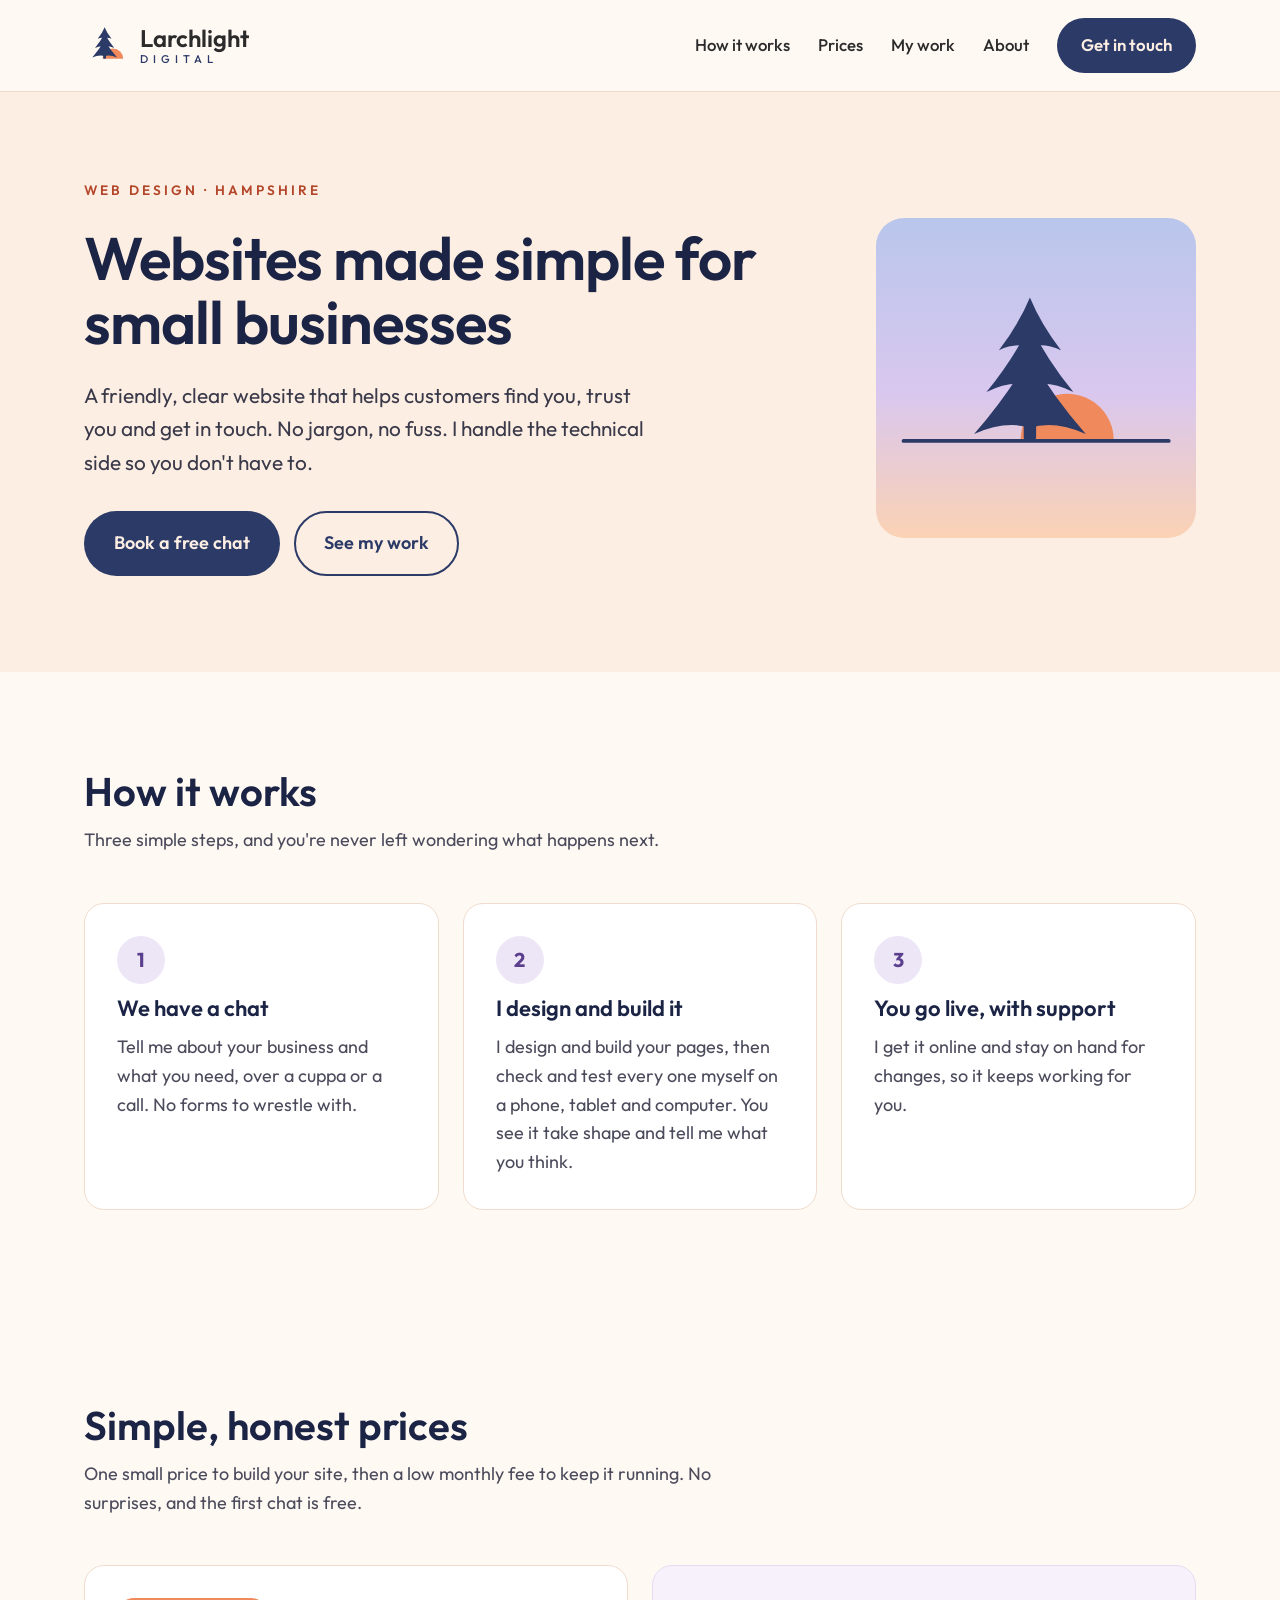
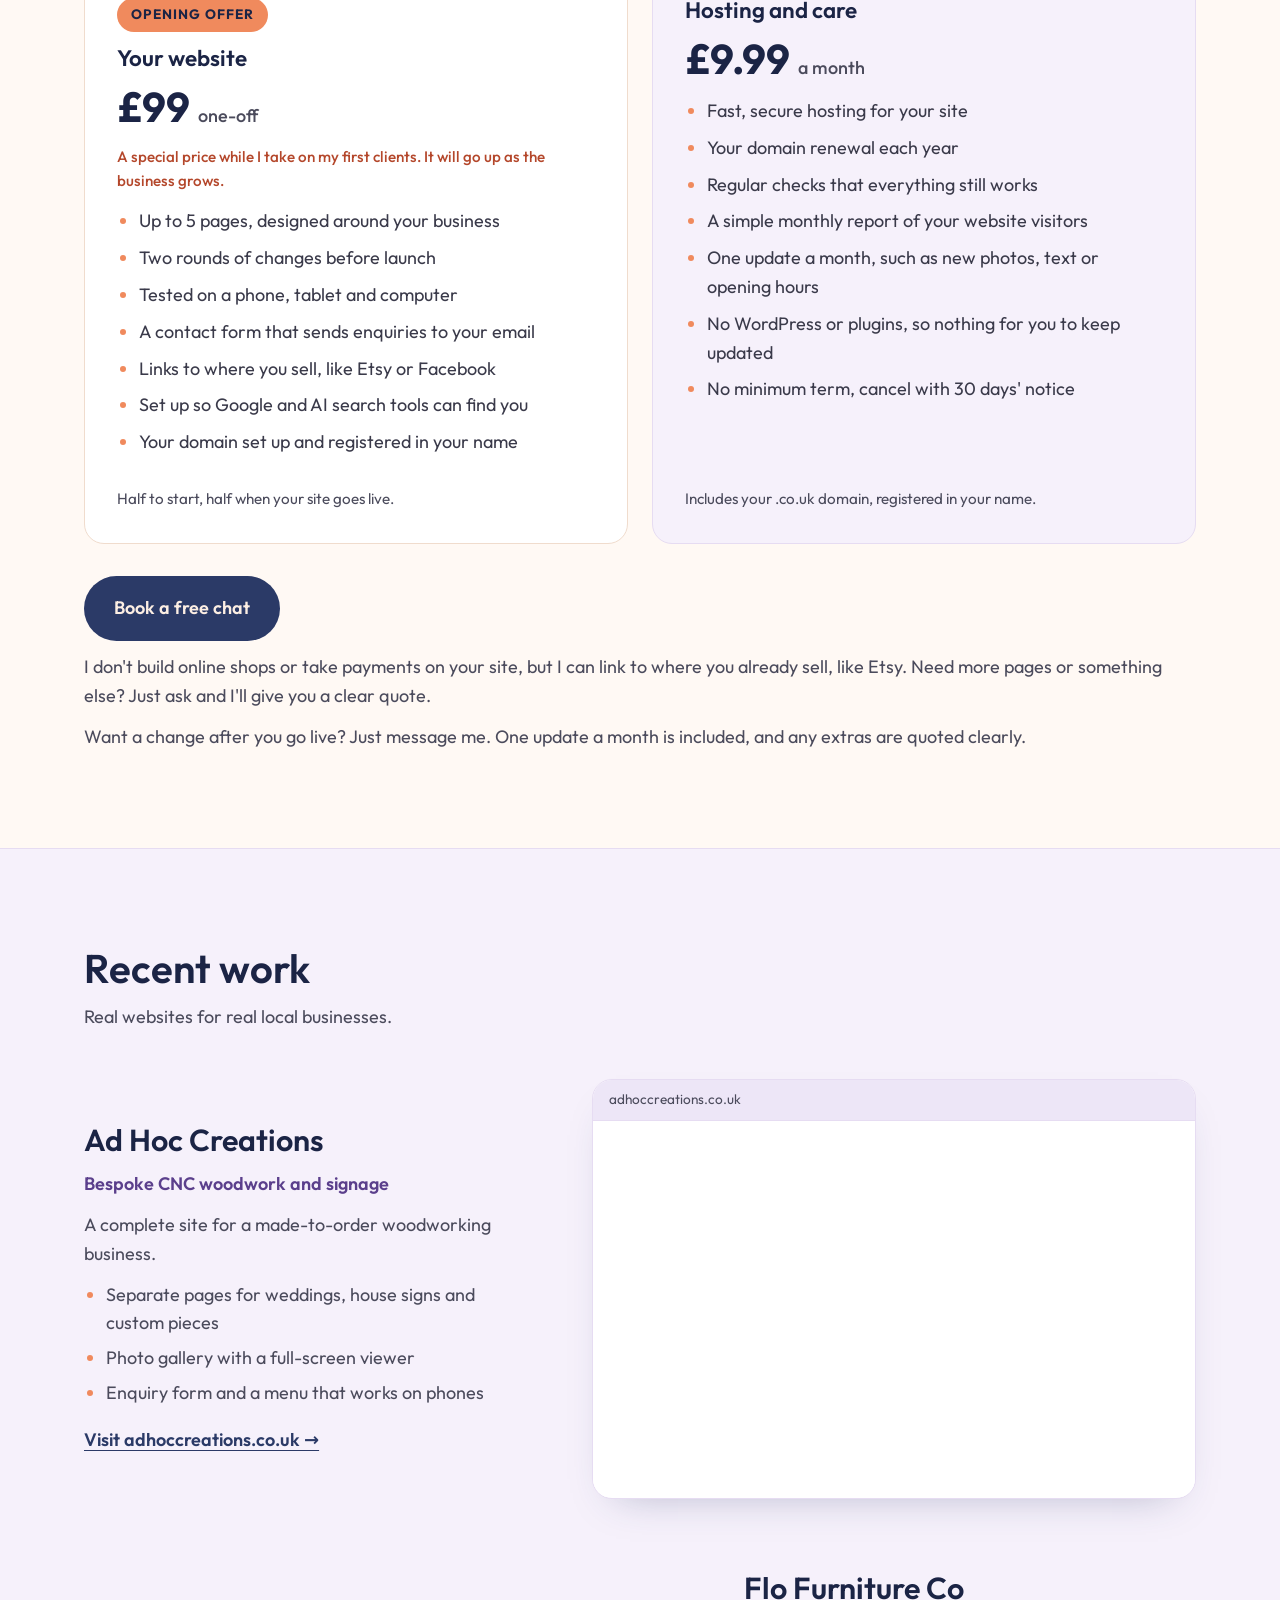
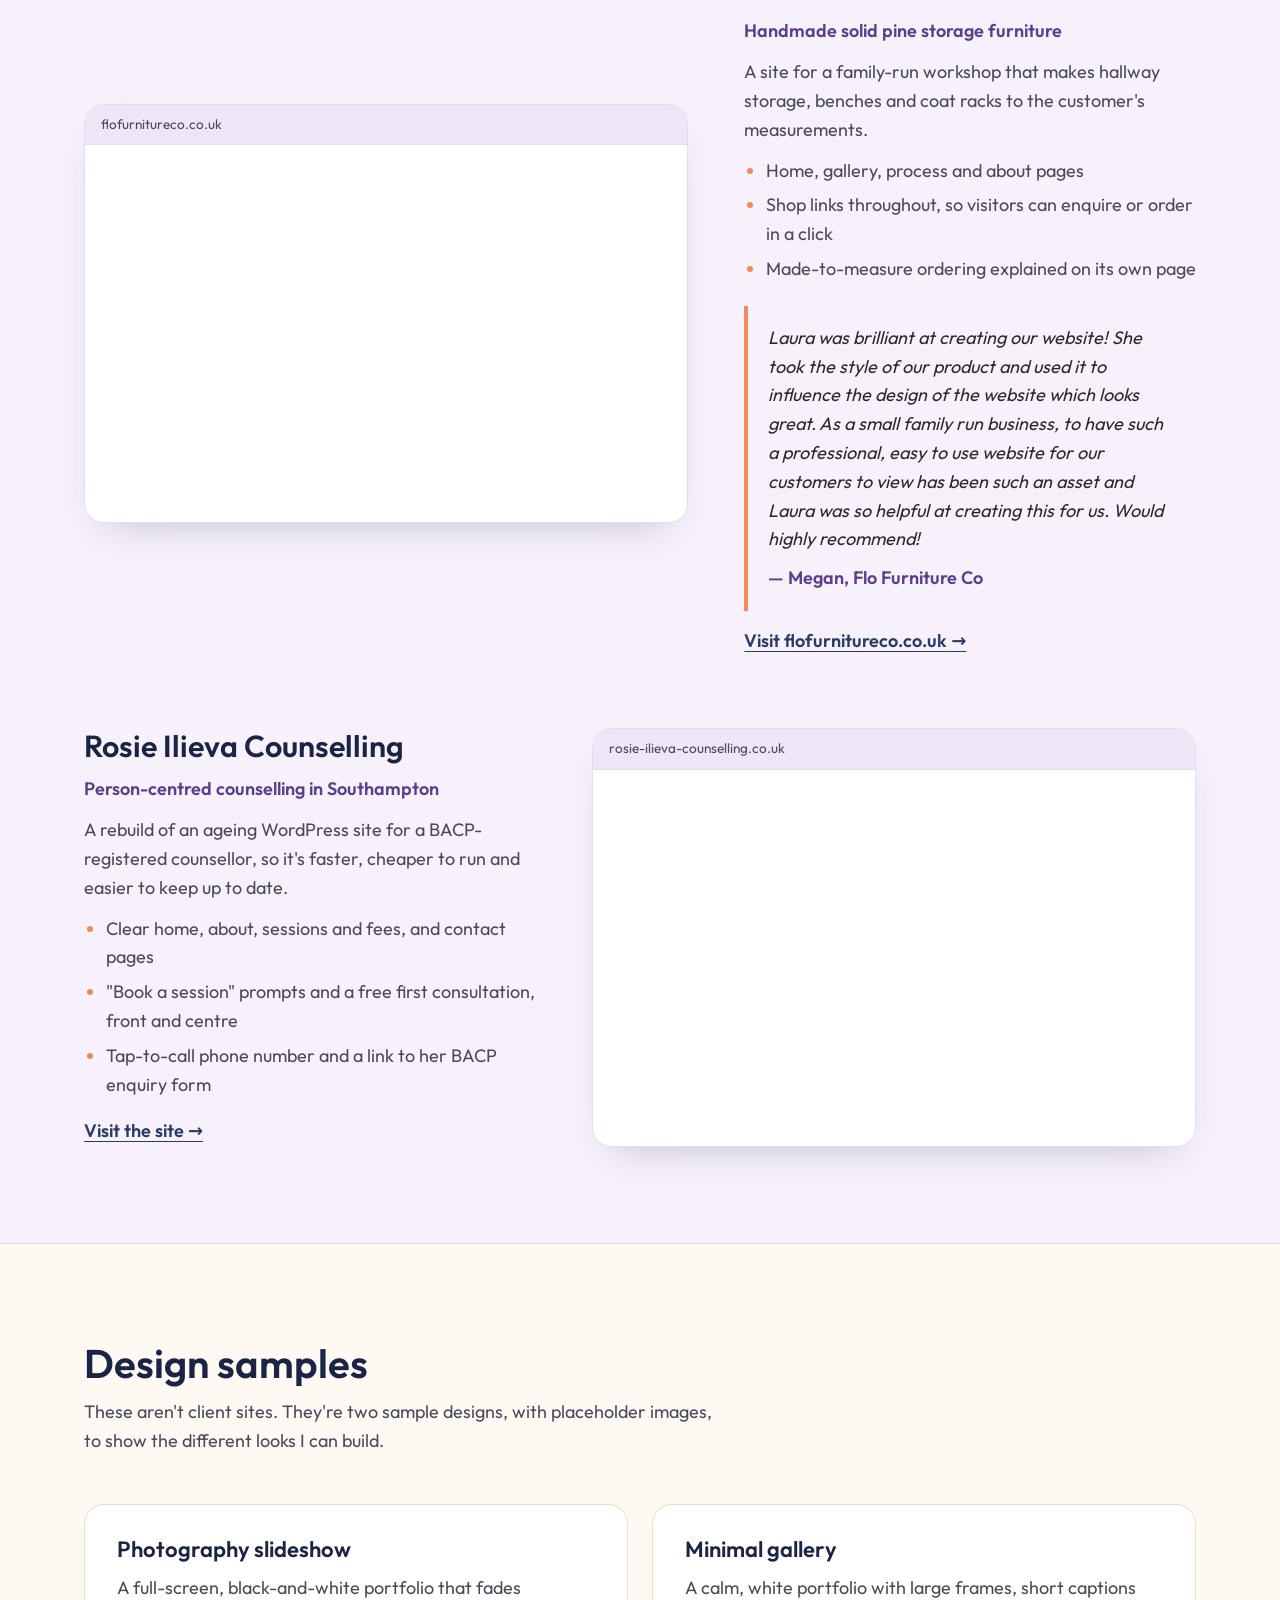
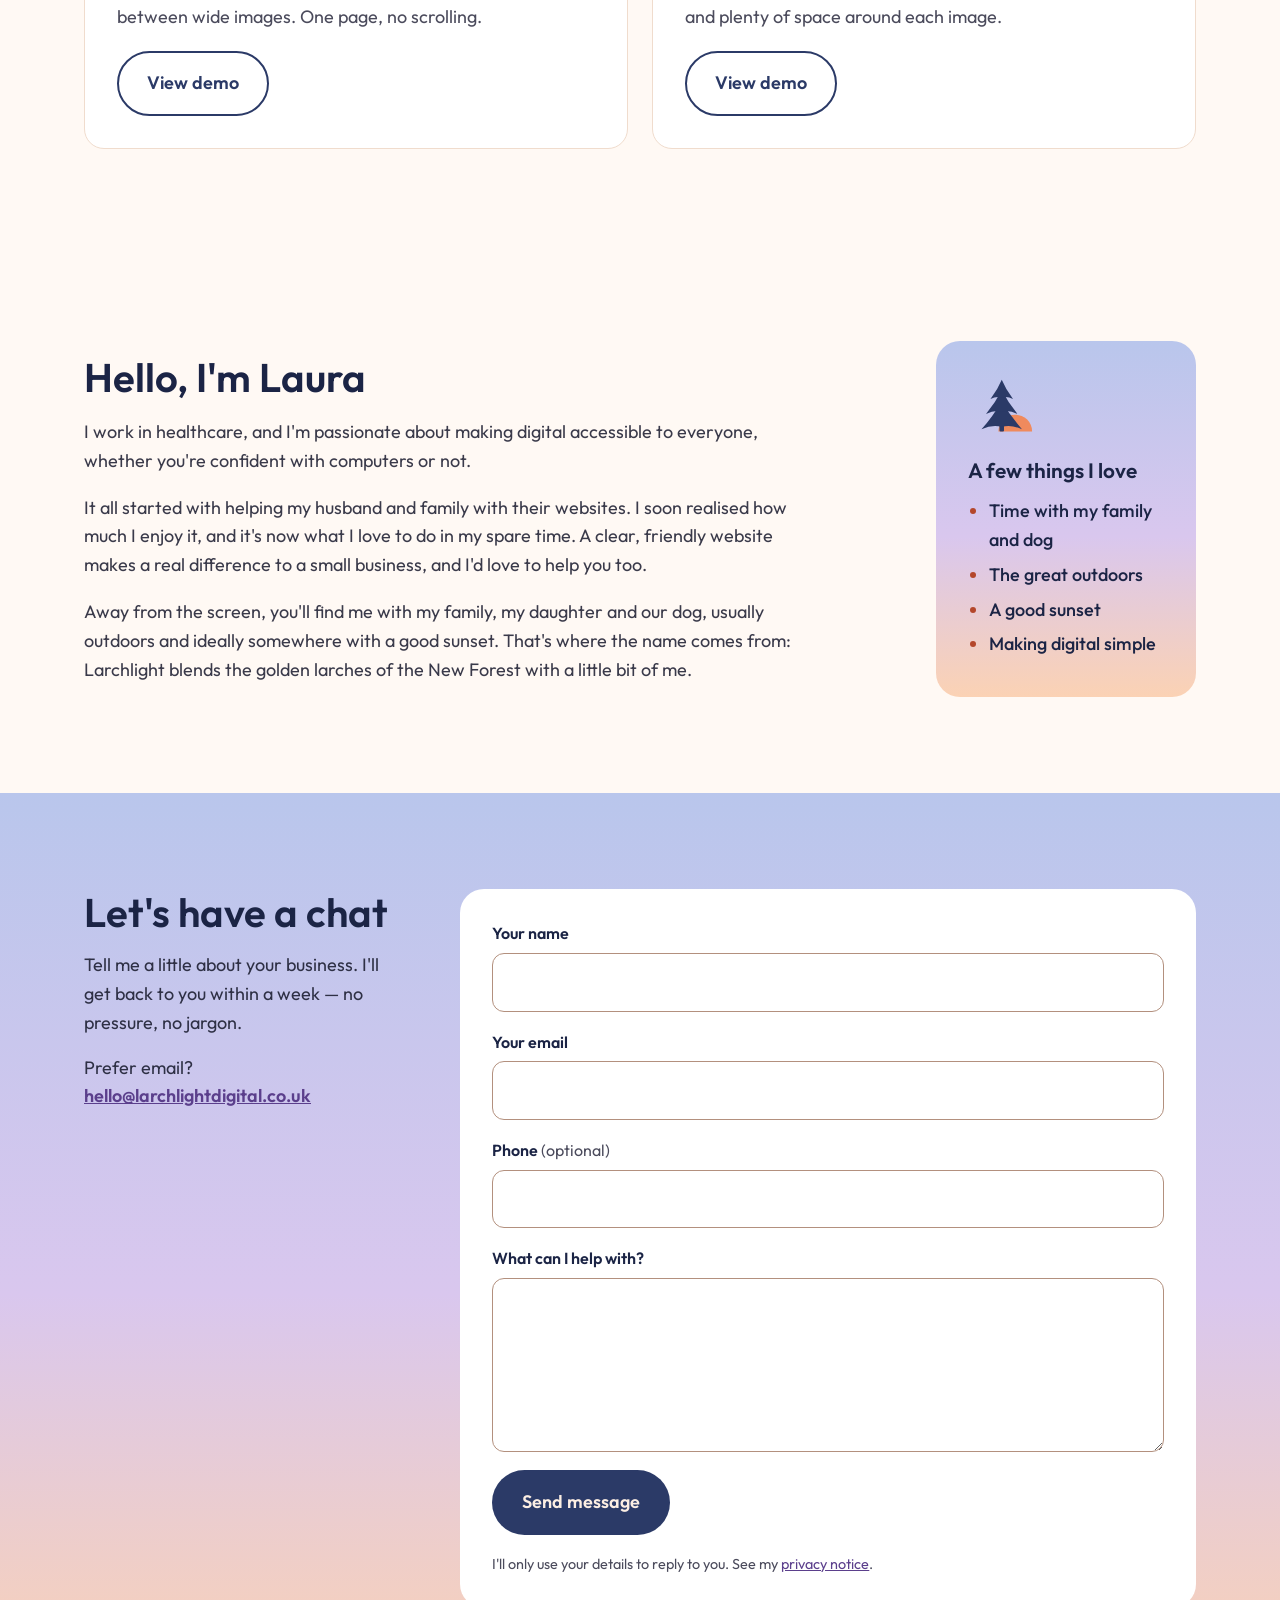
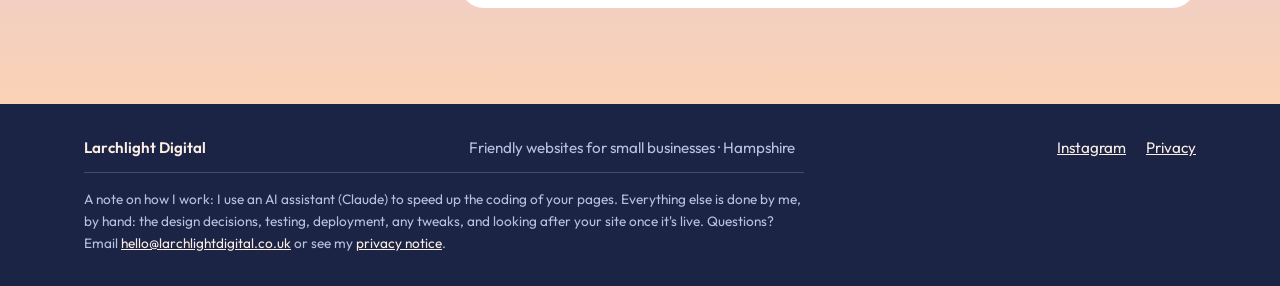
<file: index.html>
<!doctype html>
<html lang="en-GB">
<head>
  <meta charset="utf-8">
  <meta name="viewport" content="width=device-width, initial-scale=1">
  <title>Larchlight Digital | Friendly Web Design in Hampshire</title>
  <meta name="description" content="Friendly, simple websites for small businesses in Hampshire, from £99. Hosting, your domain and monthly updates for £9.99. No jargon, no fuss.">
  <link rel="canonical" href="https://larchlightdigital.co.uk/">
  <meta name="theme-color" content="#2B3A67">
  <link rel="icon" href="favicon.svg" type="image/svg+xml">

  <!-- How the site looks when shared on social media and messaging apps -->
  <meta property="og:type" content="website">
  <meta property="og:site_name" content="Larchlight Digital">
  <meta property="og:title" content="Larchlight Digital – Friendly websites for small businesses">
  <meta property="og:description" content="Clear, friendly websites for small businesses in Hampshire. No jargon, no fuss.">
  <meta property="og:url" content="https://larchlightdigital.co.uk/">
  <meta property="og:image" content="https://larchlightdigital.co.uk/images/og-image.png">
  <meta property="og:image:width" content="1200">
  <meta property="og:image:height" content="630">
  <meta property="og:image:alt" content="Larchlight Digital logo: a larch tree in front of a setting sun">
  <meta property="og:locale" content="en_GB">
  <meta name="twitter:card" content="summary_large_image">

  <!-- Details about the business that Google and AI search tools can read -->
  <script type="application/ld+json">
  {
    "@context": "https://schema.org",
    "@type": "ProfessionalService",
    "@id": "https://larchlightdigital.co.uk/#business",
    "name": "Larchlight Digital",
    "url": "https://larchlightdigital.co.uk/",
    "logo": "https://larchlightdigital.co.uk/images/email/larchlight-badge.png",
    "image": "https://larchlightdigital.co.uk/images/og-image.png",
    "description": "Friendly, simple websites for small businesses in Hampshire, built for people who aren't confident with technology.",
    "email": "hello@larchlightdigital.co.uk",
    "founder": { "@type": "Person", "name": "Laura" },
    "sameAs": ["https://www.instagram.com/larchlightdigital/"],
    "areaServed": [
      { "@type": "AdministrativeArea", "name": "Hampshire" },
      { "@type": "City", "name": "Southampton" },
      { "@type": "City", "name": "Eastleigh" }
    ],
    "priceRange": "££",
    "knowsAbout": ["Web design", "Small business websites", "Website hosting", "Website accessibility"],
    "hasOfferCatalog": {
      "@type": "OfferCatalog",
      "name": "Website services",
      "itemListElement": [
        { "@type": "Offer", "name": "Website design and build (up to 5 pages), opening offer", "price": "99", "priceCurrency": "GBP" },
        { "@type": "Offer", "name": "Hosting, domain and maintenance, including one update a month", "price": "9.99", "priceCurrency": "GBP",
          "priceSpecification": { "@type": "UnitPriceSpecification", "price": "9.99", "priceCurrency": "GBP", "unitText": "MONTH" } }
      ]
    }
  }
  </script>
  <link rel="stylesheet" href="styles.css">
</head>
<body>
  <a class="skip-link" href="#main">Skip to content</a>

  <header class="site-header">
    <div class="container header-inner">
      <a href="/" class="brand" aria-label="Larchlight Digital, home">
        <svg class="brand-mark" width="44" height="44" viewBox="0 0 64 64" aria-hidden="true">
          <path d="M27 52 A15 15 0 0 1 57 52 Z" fill="var(--autumn)"/>
          <rect x="28" y="44" width="4" height="8" rx="1" fill="var(--pine)"/>
          <path d="M30 25 Q37.5 38 48 50 Q38 45.5 30 48 Q22 45.5 12 50 Q22.5 38 30 25 Z" fill="var(--pine)"/>
          <path d="M30 15 Q35.5 26 44 36.5 Q36 32.5 30 34.5 Q24 32.5 16 36.5 Q24.5 26 30 15 Z" fill="var(--pine)"/>
          <path d="M30 6 Q33.5 14.5 40 23 Q34.5 20.5 30 22 Q25.5 20.5 20 23 Q26.5 14.5 30 6 Z" fill="var(--pine)"/>
        </svg>
        <span class="brand-text">
          <span class="brand-name">Larchlight</span>
          <span class="brand-tag">DIGITAL</span>
        </span>
      </a>
      <nav class="site-nav" aria-label="Main">
        <a href="#how">How it works</a>
        <a href="#prices">Prices</a>
        <a href="#work">My work</a>
        <a href="#about">About</a>
        <a href="#contact" class="btn btn-primary btn-small">Get in touch</a>
      </nav>
    </div>
  </header>

  <main id="main">
    <section class="hero">
      <div class="container hero-inner">
        <div class="hero-copy">
          <p class="eyebrow">Web design · Hampshire</p>
          <h1>Websites made simple for small businesses</h1>
          <p class="lede">A friendly, clear website that helps customers find you, trust you and get in touch. No jargon, no fuss. I handle the technical side so you don't have to.</p>
          <div class="actions">
            <a href="#contact" class="btn btn-primary">Book a free chat</a>
            <a href="#work" class="btn btn-outline">See my work</a>
          </div>
        </div>
        <div class="hero-art" aria-hidden="true">
          <svg viewBox="0 0 100 100">
            <!-- Pastel sunset sky: periwinkle → lilac → peach -->
            <defs>
              <linearGradient id="heroSky" x1="0" y1="0" x2="0" y2="1">
                <stop offset="0" stop-color="#B9C6EC"/>
                <stop offset="0.55" stop-color="#D9C7EE"/>
                <stop offset="1" stop-color="#FBD2B4"/>
              </linearGradient>
            </defs>
            <rect width="100" height="100" fill="url(#heroSky)"/>
            <g transform="translate(19 19) scale(0.96875)">
              <path d="M27 52 A15 15 0 0 1 57 52 Z" fill="var(--autumn)"/>
              <rect x="28" y="44" width="4" height="8" rx="1" fill="var(--pine)"/>
              <path d="M30 25 Q37.5 38 48 50 Q38 45.5 30 48 Q22 45.5 12 50 Q22.5 38 30 25 Z" fill="var(--pine)"/>
              <path d="M30 15 Q35.5 26 44 36.5 Q36 32.5 30 34.5 Q24 32.5 16 36.5 Q24.5 26 30 15 Z" fill="var(--pine)"/>
              <path d="M30 6 Q33.5 14.5 40 23 Q34.5 20.5 30 22 Q25.5 20.5 20 23 Q26.5 14.5 30 6 Z" fill="var(--pine)"/>
            </g>
            <rect x="8" y="69" width="84" height="1.2" rx="0.6" fill="var(--pine)"/>
          </svg>
        </div>
      </div>
    </section>

    <section id="how" class="section">
      <div class="container">
        <div class="section-head">
          <h2>How it works</h2>
          <p>Three simple steps, and you're never left wondering what happens next.</p>
        </div>
        <ol class="steps">
          <li class="card">
            <span class="step-num" aria-hidden="true">1</span>
            <h3>We have a chat</h3>
            <p>Tell me about your business and what you need, over a cuppa or a call. No forms to wrestle with.</p>
          </li>
          <li class="card">
            <span class="step-num" aria-hidden="true">2</span>
            <h3>I design and build it</h3>
            <p>I design and build your pages, then check and test every one myself on a phone, tablet and computer. You see it take shape and tell me what you think.</p>
          </li>
          <li class="card">
            <span class="step-num" aria-hidden="true">3</span>
            <h3>You go live, with support</h3>
            <p>I get it online and stay on hand for changes, so it keeps working for you.</p>
          </li>
        </ol>
      </div>
    </section>

    <section id="prices" class="section">
      <div class="container">
        <div class="section-head">
          <h2>Simple, honest prices</h2>
          <p>One small price to build your site, then a low monthly fee to keep it running. No surprises, and the first chat is free.</p>
        </div>
        <div class="price-grid">
          <div class="price-card">
            <p class="offer-badge">Opening offer</p>
            <h3>Your website</h3>
            <p class="price"><span class="price-amount">£99</span> <span class="price-unit">one-off</span></p>
            <p class="offer-note">A special price while I take on my first clients. It will go up as the business grows.</p>
            <ul class="price-list">
              <li>Up to 5 pages, designed around your business</li>
              <li>Two rounds of changes before launch</li>
              <li>Tested on a phone, tablet and computer</li>
              <li>A contact form that sends enquiries to your email</li>
              <li>Links to where you sell, like Etsy or Facebook</li>
              <li>Set up so Google and AI search tools can find you</li>
              <li>Your domain set up and registered in your name</li>
            </ul>
            <p class="price-note">Half to start, half when your site goes live.</p>
          </div>
          <div class="price-card price-card-feature">
            <h3>Hosting and care</h3>
            <p class="price"><span class="price-amount">£9.99</span> <span class="price-unit">a month</span></p>
            <ul class="price-list">
              <li>Fast, secure hosting for your site</li>
              <li>Your domain renewal each year</li>
              <li>Regular checks that everything still works</li>
              <li>A simple monthly report of your website visitors</li>
              <li>One update a month, such as new photos, text or opening hours</li>
              <li>No WordPress or plugins, so nothing for you to keep updated</li>
              <li>No minimum term, cancel with 30 days' notice</li>
            </ul>
            <p class="price-note">Includes your .co.uk domain, registered in your name.</p>
          </div>
        </div>
        <div class="price-cta">
          <a href="#contact" class="btn btn-primary">Book a free chat</a>
          <p>I don't build online shops or take payments on your site, but I can link to where you already sell, like Etsy. Need more pages or something else? Just ask and I'll give you a clear quote.</p>
          <p>Want a change after you go live? Just message me. One update a month is included, and any extras are quoted clearly.</p>
        </div>
      </div>
    </section>

    <section id="work" class="section section-white">
      <div class="container">
        <div class="section-head">
          <h2>Recent work</h2>
          <p>Real websites for real local businesses.</p>
        </div>
        <div class="work-list">

          <article class="project">
            <div class="project-text">
              <h3>Ad Hoc Creations</h3>
              <p class="project-what">Bespoke CNC woodwork and signage</p>
              <p>A complete site for a made-to-order woodworking business.</p>
              <ul>
                <li>Separate pages for weddings, house signs and custom pieces</li>
                <li>Photo gallery with a full-screen viewer</li>
                <li>Enquiry form and a menu that works on phones</li>
              </ul>
              <a class="project-link" href="https://adhoccreations.co.uk" rel="noopener">Visit adhoccreations.co.uk <span aria-hidden="true">→</span></a>
            </div>
            <div class="preview">
              <div class="preview-bar">adhoccreations.co.uk</div>
              <div class="preview-screen">
                <iframe src="https://adhoccreations.co.uk" title="Preview of the Ad Hoc Creations website" loading="lazy" tabindex="-1" scrolling="no" sandbox="allow-scripts allow-same-origin"></iframe>
                <a class="preview-link" href="https://adhoccreations.co.uk" rel="noopener" tabindex="-1" aria-hidden="true"></a>
              </div>
            </div>
          </article>

          <article class="project">
            <div class="project-text">
              <h3>Flo Furniture Co</h3>
              <p class="project-what">Handmade solid pine storage furniture</p>
              <p>A site for a family-run workshop that makes hallway storage, benches and coat racks to the customer's measurements.</p>
              <ul>
                <li>Home, gallery, process and about pages</li>
                <li>Shop links throughout, so visitors can enquire or order in a click</li>
                <li>Made-to-measure ordering explained on its own page</li>
              </ul>
              <figure class="review">
                <blockquote>
                  <p>Laura was brilliant at creating our website! She took the style of our product and used it to influence the design of the website which looks great. As a small family run business, to have such a professional, easy to use website for our customers to view has been such an asset and Laura was so helpful at creating this for us. Would highly recommend!</p>
                </blockquote>
                <figcaption>Megan, Flo Furniture Co</figcaption>
              </figure>
              <a class="project-link" href="https://flofurnitureco.co.uk" rel="noopener">Visit flofurnitureco.co.uk <span aria-hidden="true">→</span></a>
            </div>
            <div class="preview">
              <div class="preview-bar">flofurnitureco.co.uk</div>
              <div class="preview-screen">
                <iframe src="https://flofurnitureco.co.uk" title="Preview of the Flo Furniture Co website" loading="lazy" tabindex="-1" scrolling="no" sandbox="allow-scripts allow-same-origin"></iframe>
                <a class="preview-link" href="https://flofurnitureco.co.uk" rel="noopener" tabindex="-1" aria-hidden="true"></a>
              </div>
            </div>
          </article>

          <article class="project">
            <div class="project-text">
              <h3>Rosie Ilieva Counselling</h3>
              <p class="project-what">Person-centred counselling in Southampton</p>
              <p>A rebuild of an ageing WordPress site for a BACP-registered counsellor, so it's faster, cheaper to run and easier to keep up to date.</p>
              <ul>
                <li>Clear home, about, sessions and fees, and contact pages</li>
                <li>"Book a session" prompts and a free first consultation, front and centre</li>
                <li>Tap-to-call phone number and a link to her BACP enquiry form</li>
              </ul>
              <a class="project-link" href="https://rosie-ilieva-counselling.co.uk/" rel="noopener">Visit the site <span aria-hidden="true">→</span></a>
            </div>
            <div class="preview">
              <div class="preview-bar">rosie-ilieva-counselling.co.uk</div>
              <div class="preview-screen">
                <iframe src="https://rosie-ilieva-counselling.co.uk/" title="Preview of the Rosie Ilieva Counselling website" loading="lazy" tabindex="-1" scrolling="no" sandbox="allow-scripts allow-same-origin"></iframe>
                <a class="preview-link" href="https://rosie-ilieva-counselling.co.uk/" rel="noopener" tabindex="-1" aria-hidden="true"></a>
              </div>
            </div>
          </article>

        </div>
      </div>
    </section>

    <section id="samples" class="section">
      <div class="container">
        <div class="section-head">
          <h2>Design samples</h2>
          <p>These aren't client sites. They're two sample designs, with placeholder images, to show the different looks I can build.</p>
        </div>
        <div class="demo-grid">
          <article class="card demo">
            <h3>Photography slideshow</h3>
            <p>A full-screen, black-and-white portfolio that fades between wide images. One page, no scrolling.</p>
            <a class="btn btn-outline" href="/demo/slideshow">View demo</a>
          </article>
          <article class="card demo">
            <h3>Minimal gallery</h3>
            <p>A calm, white portfolio with large frames, short captions and plenty of space around each image.</p>
            <a class="btn btn-outline" href="/demo/gallery">View demo</a>
          </article>
        </div>
      </div>
    </section>

    <section id="about" class="section">
      <div class="container about-inner">
        <div class="about-copy">
          <h2>Hello, I'm Laura</h2>
          <p>I work in healthcare, and I'm passionate about making digital accessible to everyone, whether you're confident with computers or not.</p>
          <p>It all started with helping my husband and family with their websites. I soon realised how much I enjoy it, and it's now what I love to do in my spare time. A clear, friendly website makes a real difference to a small business, and I'd love to help you too.</p>
          <p>Away from the screen, you'll find me with my family, my daughter and our dog, usually outdoors and ideally somewhere with a good sunset. That's where the name comes from: Larchlight blends the golden larches of the New Forest with a little bit of me.</p>
        </div>
        <aside class="about-card" aria-label="A few things I love">
          <svg class="about-mark" viewBox="0 0 64 64" aria-hidden="true">
            <path d="M27 52 A15 15 0 0 1 57 52 Z" fill="var(--autumn)"/>
            <rect x="28" y="44" width="4" height="8" rx="1" fill="var(--pine)"/>
            <path d="M30 25 Q37.5 38 48 50 Q38 45.5 30 48 Q22 45.5 12 50 Q22.5 38 30 25 Z" fill="var(--pine)"/>
            <path d="M30 15 Q35.5 26 44 36.5 Q36 32.5 30 34.5 Q24 32.5 16 36.5 Q24.5 26 30 15 Z" fill="var(--pine)"/>
            <path d="M30 6 Q33.5 14.5 40 23 Q34.5 20.5 30 22 Q25.5 20.5 20 23 Q26.5 14.5 30 6 Z" fill="var(--pine)"/>
          </svg>
          <h3>A few things I love</h3>
          <ul>
            <li>Time with my family and dog</li>
            <li>The great outdoors</li>
            <li>A good sunset</li>
            <li>Making digital simple</li>
          </ul>
        </aside>
      </div>
    </section>

    <section id="contact" class="section section-sky">
      <div class="container contact-inner">
        <div class="contact-copy">
          <h2>Let's have a chat</h2>
          <p>Tell me a little about your business. I'll get back to you within a week — no pressure, no jargon.</p>
          <p>Prefer email? <a href="mailto:hello@larchlightdigital.co.uk">hello@larchlightdigital.co.uk</a></p>
        </div>
        <!-- Enquiries go to Formspree, which emails them to hello@larchlightdigital.co.uk -->
        <form class="contact-form" id="contact-form" action="https://formspree.io/f/mqppzgkb" method="POST">
          <input type="hidden" name="_subject" value="New website enquiry – Larchlight Digital">
          <!-- Spam trap: hidden from people, bots fill it in -->
          <input type="text" name="_gotcha" class="visually-hidden" tabindex="-1" autocomplete="off" aria-hidden="true">
          <div class="field">
            <label for="name">Your name</label>
            <input id="name" name="name" type="text" autocomplete="name" required>
          </div>
          <div class="field">
            <label for="email">Your email</label>
            <input id="email" name="email" type="email" autocomplete="email" required>
          </div>
          <div class="field">
            <label for="phone">Phone <span class="optional">(optional)</span></label>
            <input id="phone" name="phone" type="tel" autocomplete="tel">
          </div>
          <div class="field">
            <label for="message">What can I help with?</label>
            <textarea id="message" name="message" rows="5" required></textarea>
          </div>
          <button type="submit" class="btn btn-primary">Send message</button>
          <p class="form-note">I'll only use your details to reply to you. See my <a href="/privacy">privacy notice</a>.</p>
          <p class="form-status" id="form-status" role="status" aria-live="polite"></p>
        </form>
      </div>
    </section>
  </main>

  <footer class="site-footer">
    <div class="container footer-inner">
      <span class="footer-name">Larchlight Digital</span>
      <span>Friendly websites for small businesses · Hampshire</span>
      <span class="footer-links">
        <a class="footer-link" href="https://www.instagram.com/larchlightdigital/" rel="noopener">Instagram</a>
        <a class="footer-link" href="/privacy">Privacy</a>
      </span>
      <p class="footer-note">A note on how I work: I use an AI assistant (Claude) to speed up the coding of your pages. Everything else is done by me, by hand: the design decisions, testing, deployment, any tweaks, and looking after your site once it's live. Questions? Email <a class="footer-link" href="mailto:hello@larchlightdigital.co.uk">hello@larchlightdigital.co.uk</a> or see my <a class="footer-link" href="/privacy">privacy notice</a>.</p>
    </div>
  </footer>

  <script>
    // Scale each 1280px-wide live site preview to fit its frame
    function fitPreviews() {
      document.querySelectorAll('.preview-screen').forEach(function (box) {
        var frame = box.querySelector('iframe');
        if (frame) frame.style.transform = 'scale(' + (box.clientWidth / 1280) + ')';
      });
    }
    fitPreviews();
    window.addEventListener('resize', fitPreviews);

    // Send the contact form without leaving the page.
    // Without JavaScript the form still posts normally to Formspree.
    (function () {
      var form = document.getElementById('contact-form');
      var status = document.getElementById('form-status');
      if (!form || !window.fetch) return;

      form.addEventListener('submit', function (event) {
        event.preventDefault();
        var button = form.querySelector('button[type="submit"]');
        button.disabled = true;
        button.textContent = 'Sending…';
        status.className = 'form-status';
        status.textContent = '';

        fetch(form.action, {
          method: 'POST',
          body: new FormData(form),
          headers: { 'Accept': 'application/json' }
        })
          .then(function (response) {
            if (response.ok) {
              form.reset();
              status.className = 'form-status is-success';
              status.textContent = "Thank you! Your message is on its way. I'll get back to you within a week.";
              return;
            }
            return response.json().then(function (data) {
              var detail = data && data.errors ? data.errors.map(function (e) { return e.message; }).join(' ') : '';
              throw new Error(detail);
            });
          })
          .catch(function (error) {
            status.className = 'form-status is-error';
            var detail = error.message ? error.message.charAt(0).toUpperCase() + error.message.slice(1).replace(/\.?$/, '. ') : '';
            status.textContent = 'Sorry, something went wrong. ' + detail +
              'Please try again, or email hello@larchlightdigital.co.uk.';
          })
          .finally(function () {
            button.disabled = false;
            button.textContent = 'Send message';
          });
      });
    })();
  </script>
</body>
</html>
</file>
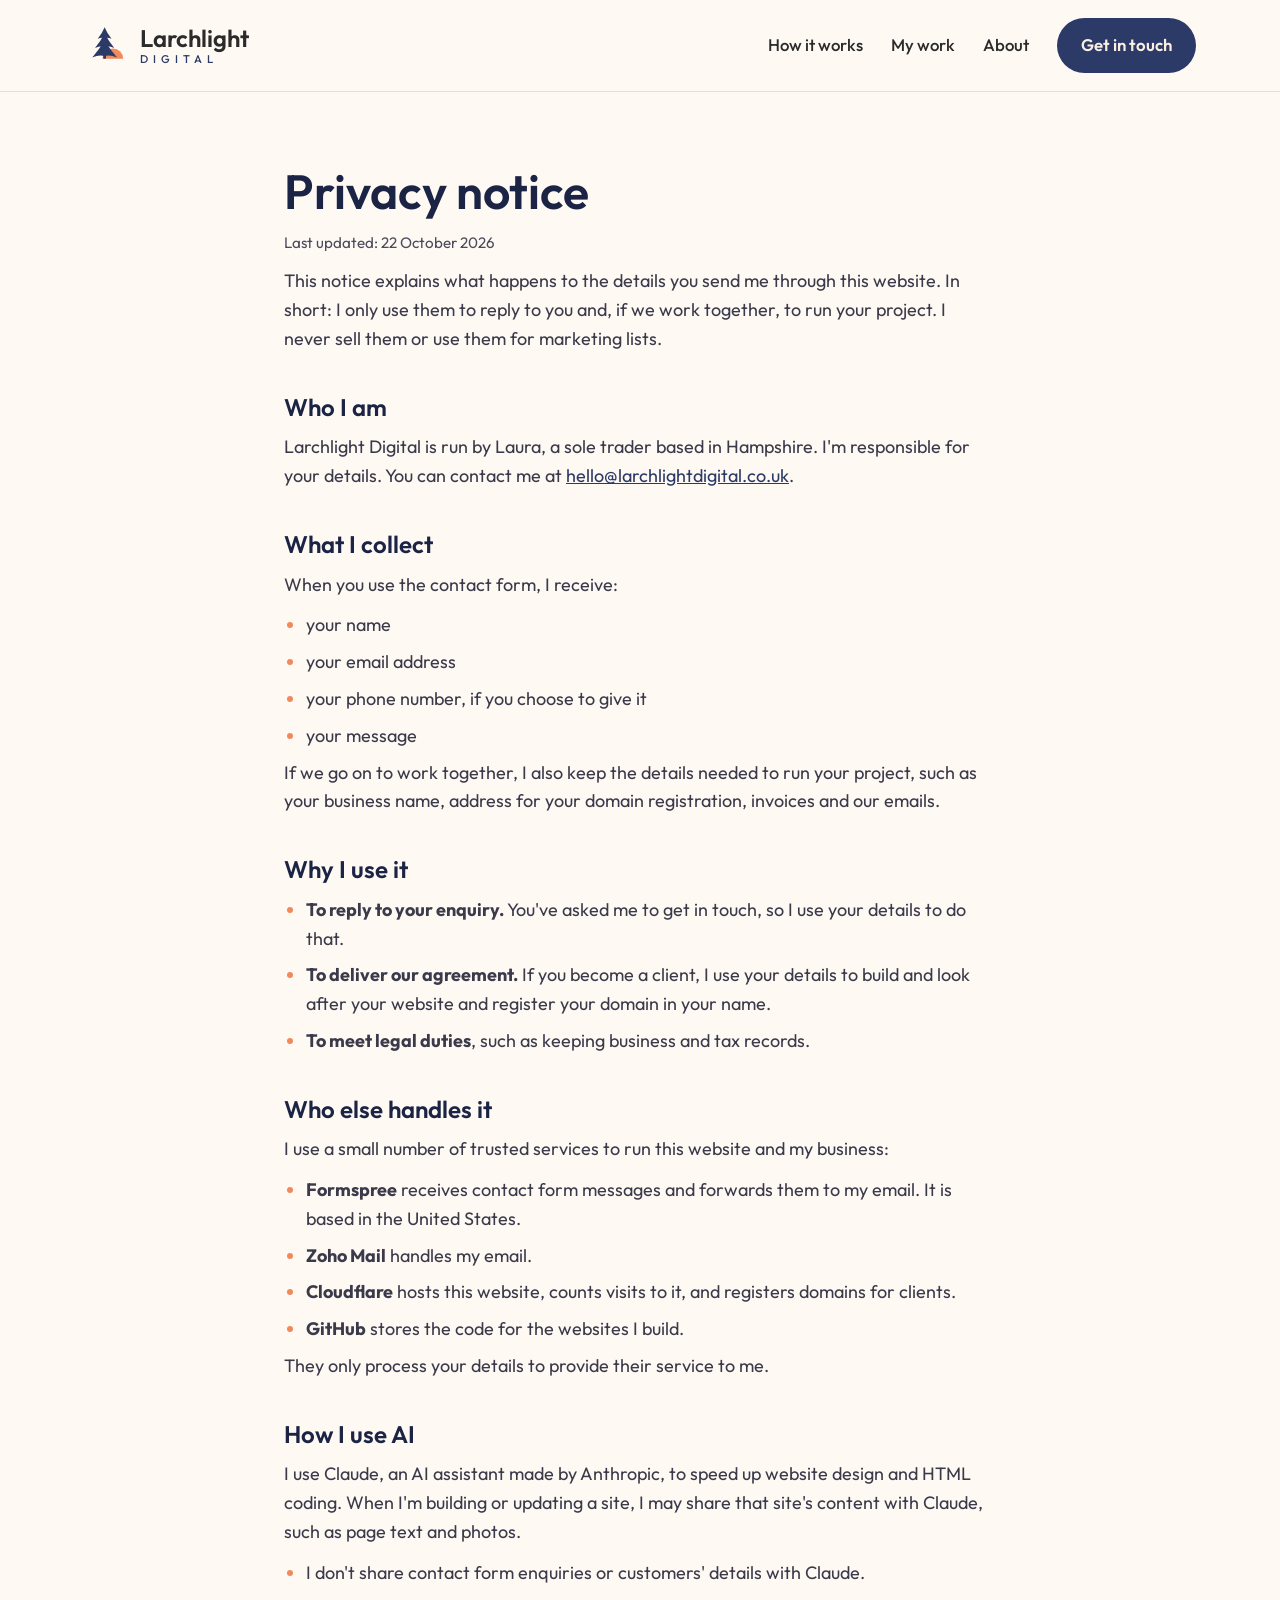
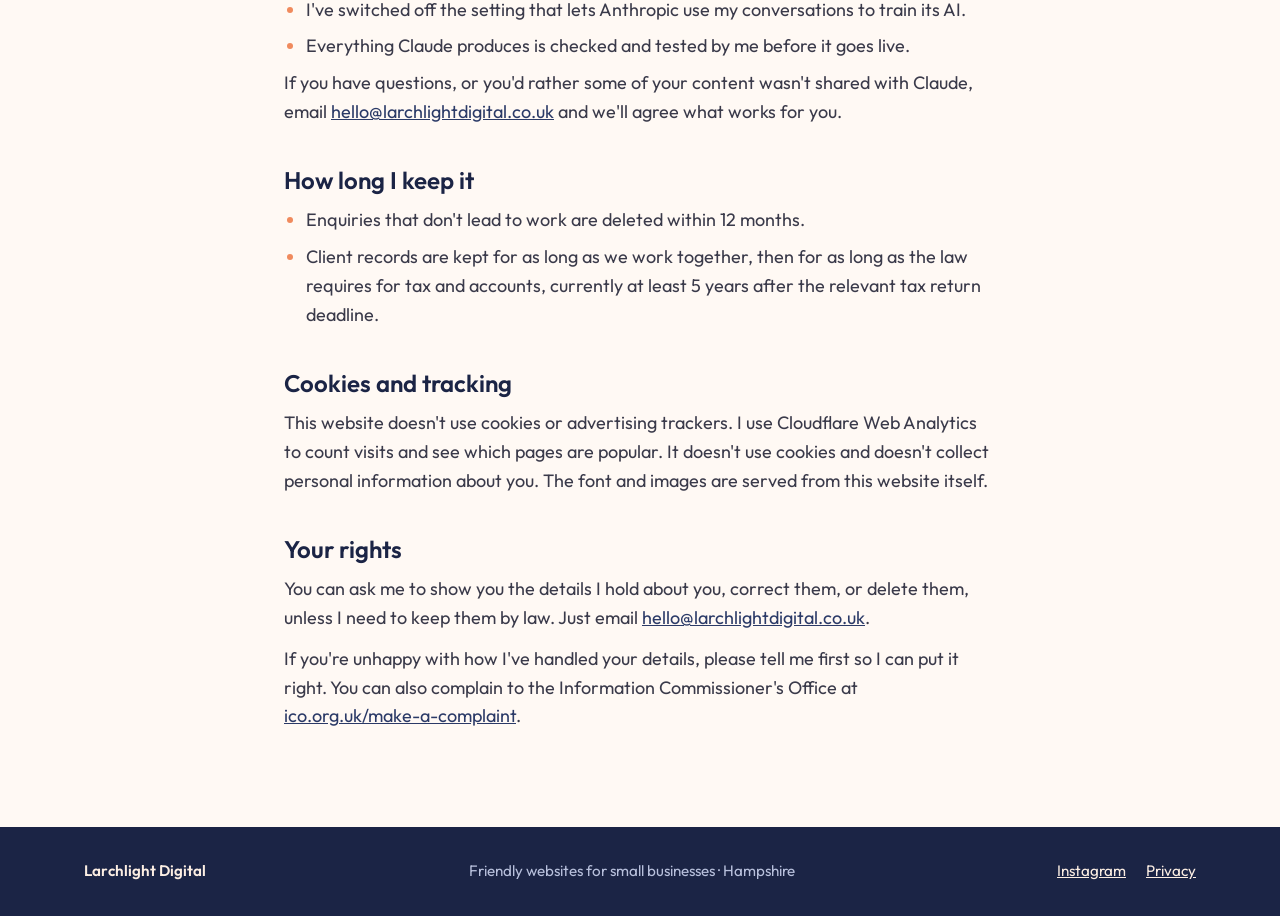
<file: privacy.html>
<!doctype html>
<html lang="en-GB">
<head>
  <meta charset="utf-8">
  <meta name="viewport" content="width=device-width, initial-scale=1">
  <title>Privacy notice – Larchlight Digital</title>
  <meta name="description" content="How Larchlight Digital uses the details you send through this website.">
  <link rel="canonical" href="https://larchlightdigital.co.uk/privacy">
  <link rel="icon" href="/favicon.svg" type="image/svg+xml">
  <link rel="stylesheet" href="/styles.css">
</head>
<body>
  <a class="skip-link" href="#main">Skip to content</a>

  <header class="site-header">
    <div class="container header-inner">
      <a href="/" class="brand" aria-label="Larchlight Digital, home">
        <svg class="brand-mark" width="44" height="44" viewBox="0 0 64 64" aria-hidden="true">
          <path d="M27 52 A15 15 0 0 1 57 52 Z" fill="var(--autumn)"/>
          <rect x="28" y="44" width="4" height="8" rx="1" fill="var(--pine)"/>
          <path d="M30 25 Q37.5 38 48 50 Q38 45.5 30 48 Q22 45.5 12 50 Q22.5 38 30 25 Z" fill="var(--pine)"/>
          <path d="M30 15 Q35.5 26 44 36.5 Q36 32.5 30 34.5 Q24 32.5 16 36.5 Q24.5 26 30 15 Z" fill="var(--pine)"/>
          <path d="M30 6 Q33.5 14.5 40 23 Q34.5 20.5 30 22 Q25.5 20.5 20 23 Q26.5 14.5 30 6 Z" fill="var(--pine)"/>
        </svg>
        <span class="brand-text">
          <span class="brand-name">Larchlight</span>
          <span class="brand-tag">DIGITAL</span>
        </span>
      </a>
      <nav class="site-nav" aria-label="Main">
        <a href="/#how">How it works</a>
        <a href="/#work">My work</a>
        <a href="/#about">About</a>
        <a href="/#contact" class="btn btn-primary btn-small">Get in touch</a>
      </nav>
    </div>
  </header>

  <main id="main" class="page">
    <div class="container">
      <h1>Privacy notice</h1>
      <p class="updated">Last updated: 22 October 2026</p>

      <p>This notice explains what happens to the details you send me through this website. In short: I only use them to reply to you and, if we work together, to run your project. I never sell them or use them for marketing lists.</p>

      <h2>Who I am</h2>
      <p>Larchlight Digital is run by Laura, a sole trader based in Hampshire. I'm responsible for your details. You can contact me at <a href="mailto:hello@larchlightdigital.co.uk">hello@larchlightdigital.co.uk</a>.</p>

      <h2>What I collect</h2>
      <p>When you use the contact form, I receive:</p>
      <ul>
        <li>your name</li>
        <li>your email address</li>
        <li>your phone number, if you choose to give it</li>
        <li>your message</li>
      </ul>
      <p>If we go on to work together, I also keep the details needed to run your project, such as your business name, address for your domain registration, invoices and our emails.</p>

      <h2>Why I use it</h2>
      <ul>
        <li><strong>To reply to your enquiry.</strong> You've asked me to get in touch, so I use your details to do that.</li>
        <li><strong>To deliver our agreement.</strong> If you become a client, I use your details to build and look after your website and register your domain in your name.</li>
        <li><strong>To meet legal duties</strong>, such as keeping business and tax records.</li>
      </ul>

      <h2>Who else handles it</h2>
      <p>I use a small number of trusted services to run this website and my business:</p>
      <ul>
        <li><strong>Formspree</strong> receives contact form messages and forwards them to my email. It is based in the United States.</li>
        <li><strong>Zoho Mail</strong> handles my email.</li>
        <li><strong>Cloudflare</strong> hosts this website, counts visits to it, and registers domains for clients.</li>
        <li><strong>GitHub</strong> stores the code for the websites I build.</li>
      </ul>
      <p>They only process your details to provide their service to me.</p>

      <h2>How I use AI</h2>
      <p>I use Claude, an AI assistant made by Anthropic, to speed up website design and HTML coding. When I'm building or updating a site, I may share that site's content with Claude, such as page text and photos.</p>
      <ul>
        <li>I don't share contact form enquiries or customers' details with Claude.</li>
        <li>I've switched off the setting that lets Anthropic use my conversations to train its AI.</li>
        <li>Everything Claude produces is checked and tested by me before it goes live.</li>
      </ul>
      <p>If you have questions, or you'd rather some of your content wasn't shared with Claude, email <a href="mailto:hello@larchlightdigital.co.uk">hello@larchlightdigital.co.uk</a> and we'll agree what works for you.</p>

      <h2>How long I keep it</h2>
      <ul>
        <li>Enquiries that don't lead to work are deleted within 12 months.</li>
        <li>Client records are kept for as long as we work together, then for as long as the law requires for tax and accounts, currently at least 5 years after the relevant tax return deadline.</li>
      </ul>

      <h2>Cookies and tracking</h2>
      <p>This website doesn't use cookies or advertising trackers. I use Cloudflare Web Analytics to count visits and see which pages are popular. It doesn't use cookies and doesn't collect personal information about you. The font and images are served from this website itself.</p>

      <h2>Your rights</h2>
      <p>You can ask me to show you the details I hold about you, correct them, or delete them, unless I need to keep them by law. Just email <a href="mailto:hello@larchlightdigital.co.uk">hello@larchlightdigital.co.uk</a>.</p>
      <p>If you're unhappy with how I've handled your details, please tell me first so I can put it right. You can also complain to the Information Commissioner's Office at <a href="https://ico.org.uk/make-a-complaint/" rel="noopener">ico.org.uk/make-a-complaint</a>.</p>
    </div>
  </main>

  <footer class="site-footer">
    <div class="container footer-inner">
      <span class="footer-name">Larchlight Digital</span>
      <span>Friendly websites for small businesses · Hampshire</span>
      <span class="footer-links">
        <a class="footer-link" href="https://www.instagram.com/larchlightdigital/" rel="noopener">Instagram</a>
        <a class="footer-link" href="/privacy">Privacy</a>
      </span>
    </div>
  </footer>
</body>
</html>
</file>
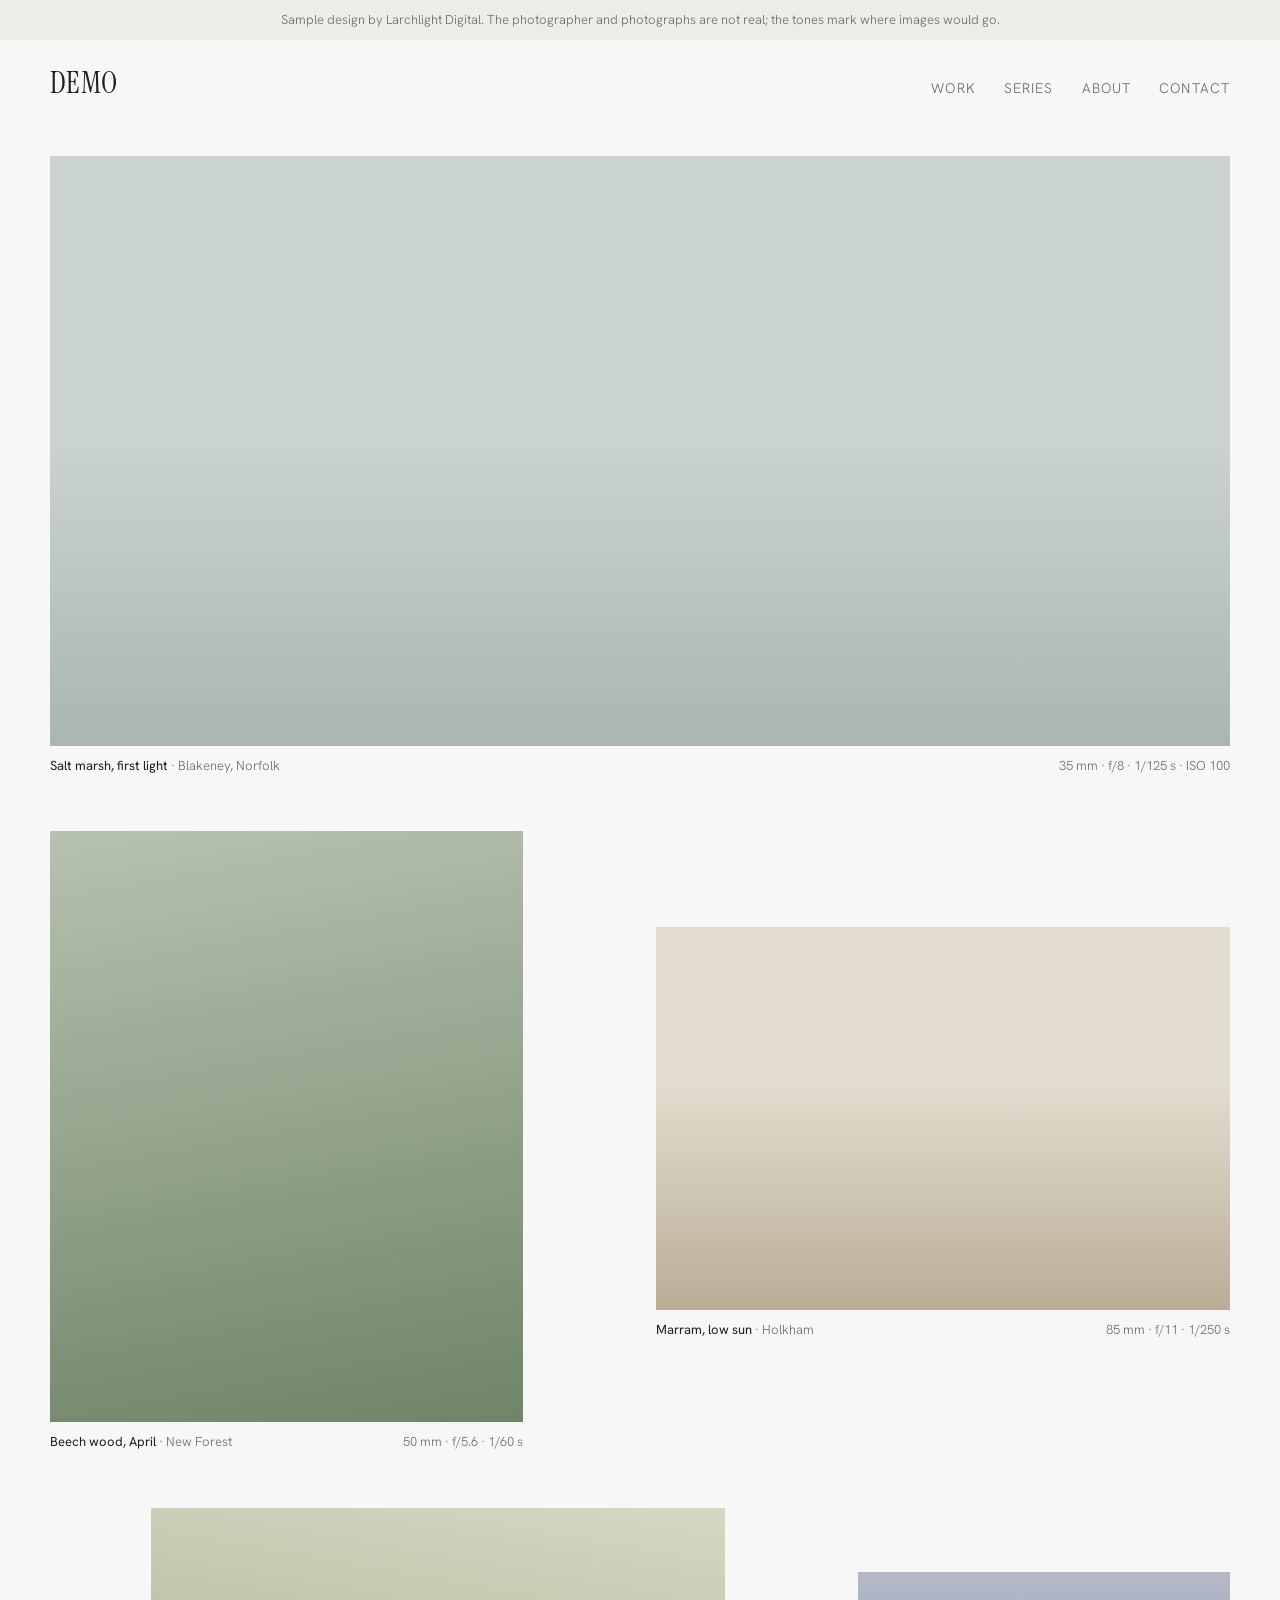
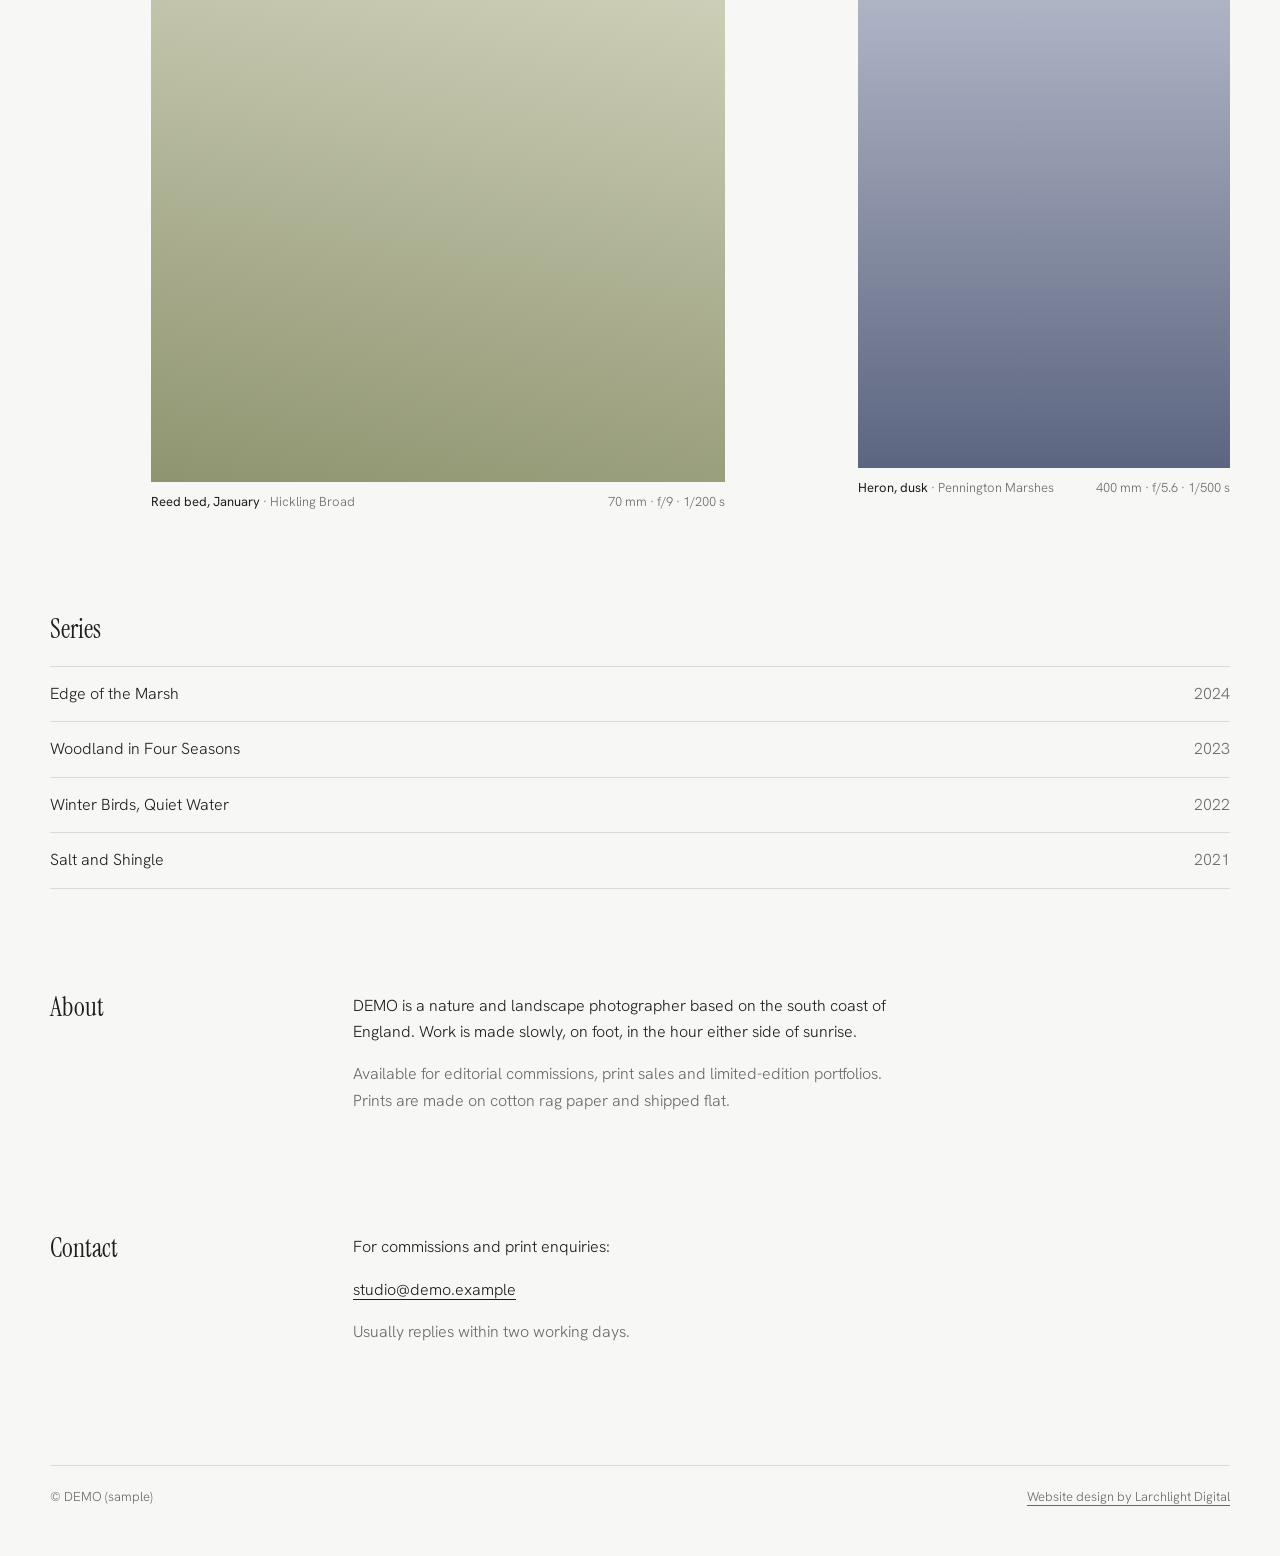
<file: demo/gallery.html>
<!doctype html>
<html lang="en-GB">
<head>
<meta charset="utf-8">
<meta name="viewport" content="width=device-width, initial-scale=1, viewport-fit=cover">
<meta name="robots" content="noindex">
<title>Demo Gallery | Larchlight Digital</title>
<link rel="icon" href="/favicon.svg" type="image/svg+xml">
<style>
@font-face { font-family: 'Hanken Grotesk'; font-style: normal; font-weight: 300; font-display: swap; src: url('/fonts/hanken-grotesk-latin-300-normal.woff2') format('woff2'); }
@font-face { font-family: 'Hanken Grotesk'; font-style: normal; font-weight: 400; font-display: swap; src: url('/fonts/hanken-grotesk-latin-400-normal.woff2') format('woff2'); }
@font-face { font-family: 'Hanken Grotesk'; font-style: normal; font-weight: 500; font-display: swap; src: url('/fonts/hanken-grotesk-latin-500-normal.woff2') format('woff2'); }
@font-face { font-family: 'Instrument Serif'; font-style: normal; font-weight: 400; font-display: swap; src: url('/fonts/instrument-serif-latin-400-normal.woff2') format('woff2'); }
html { -webkit-text-size-adjust: 100%; }
/* Layout: one quiet column of large frames on a wide grid, captions set like exhibition labels, no hero text. */
:root {
  --bg: #F7F7F5;
  --fg: #1C1F1E;
  --muted: #666B68;
  --rule: #DADBD7;
  --accent: #4F6B57;
  --note-bg: #ECEDE9;
  /* Placeholder tones where photographs would sit */
  --t-mist-a: #CBD3D0; --t-mist-b: #A9B6B2;
  --t-moss-a: #B7C2B0; --t-moss-b: #6F8468;
  --t-dune-a: #E3DDD0; --t-dune-b: #B9AD96;
  --t-dusk-a: #B4B9C9; --t-dusk-b: #5C6580;
  --t-reed-a: #D6D8C2; --t-reed-b: #8F9470;
  --t-stone-a: #D4D2CF; --t-stone-b: #8B8985;
  --serif: "Instrument Serif", "Iowan Old Style", Georgia, serif;
  --sans: "Hanken Grotesk", system-ui, -apple-system, "Segoe UI", sans-serif;
}
@media (prefers-color-scheme: dark) {
  :root:not([data-theme="light"]) {
    --bg: #131615; --fg: #E6E8E4; --muted: #99A09B; --rule: #2C312F; --accent: #8FB09A; --note-bg: #1C201E;
    --t-mist-a: #3A4442; --t-mist-b: #5B6A67;
    --t-moss-a: #364034; --t-moss-b: #4F6249;
    --t-dune-a: #4A453B; --t-dune-b: #766C58;
    --t-dusk-a: #3A3F52; --t-dusk-b: #232738;
    --t-reed-a: #474A36; --t-reed-b: #5F6347;
    --t-stone-a: #444240; --t-stone-b: #5E5C59;
    color-scheme: dark;
  }
}
:root[data-theme="dark"] {
  --bg: #131615; --fg: #E6E8E4; --muted: #99A09B; --rule: #2C312F; --accent: #8FB09A; --note-bg: #1C201E;
  --t-mist-a: #3A4442; --t-mist-b: #5B6A67;
  --t-moss-a: #364034; --t-moss-b: #4F6249;
  --t-dune-a: #4A453B; --t-dune-b: #766C58;
  --t-dusk-a: #3A3F52; --t-dusk-b: #232738;
  --t-reed-a: #474A36; --t-reed-b: #5F6347;
  --t-stone-a: #444240; --t-stone-b: #5E5C59;
  color-scheme: dark;
}

* { box-sizing: border-box; }
body {
  margin: 0;
  background: var(--bg); color: var(--fg);
  font-family: var(--sans); font-weight: 300; font-size: 16px; line-height: 1.65;
  padding-left: max(16px, env(safe-area-inset-left, 0px));
  padding-right: max(16px, env(safe-area-inset-right, 0px));
  padding-block: 0 48px;
}
a { color: inherit; text-underline-offset: 4px; text-decoration-thickness: 1px; }
a:focus-visible { outline: 2px solid var(--accent); outline-offset: 4px; }
.wrap { max-width: 1180px; margin: 0 auto; }

/* Sample notice */
.sample {
  background: var(--note-bg); color: var(--muted);
  font-size: 13px; line-height: 1.5; padding: 10px 16px; margin: 0 calc(-1 * max(16px, env(safe-area-inset-left, 0px)));
  text-align: center;
}

/* Header */
header { display: flex; flex-wrap: wrap; align-items: baseline; justify-content: space-between; gap: 8px 32px; padding-block: 28px 56px; }
.name { font-family: var(--serif); font-size: 1.9rem; line-height: 1; text-decoration: none; letter-spacing: 0.01em; }
nav { display: flex; gap: 28px; font-size: 14px; letter-spacing: 0.08em; text-transform: uppercase; }
nav a { text-decoration: none; color: var(--muted); }
nav a:hover { color: var(--fg); }

/* Frames */
.frame { margin: 0; min-width: 0; }
.ph { width: 100%; max-width: 100%; display: block; }
.cap { display: flex; flex-wrap: wrap; justify-content: space-between; gap: 2px 16px; margin-top: 10px; font-size: 13px; color: var(--muted); line-height: 1.5; }
.cap strong { font-weight: 400; color: var(--fg); }
.cap .tech { font-variant-numeric: tabular-nums; }

.ph.mist  { background: linear-gradient(180deg, var(--t-mist-a) 0%, var(--t-mist-a) 48%, var(--t-mist-b) 100%); }
.ph.moss  { background: linear-gradient(170deg, var(--t-moss-a) 0%, var(--t-moss-b) 100%); }
.ph.dune  { background: linear-gradient(180deg, var(--t-dune-a) 0%, var(--t-dune-a) 40%, var(--t-dune-b) 100%); }
.ph.dusk  { background: linear-gradient(180deg, var(--t-dusk-a) 0%, var(--t-dusk-b) 100%); }
.ph.reed  { background: linear-gradient(190deg, var(--t-reed-a) 0%, var(--t-reed-b) 100%); }
.ph.stone { background: linear-gradient(180deg, var(--t-stone-a) 0%, var(--t-stone-b) 100%); }

.lead .ph { aspect-ratio: 16 / 8; }

.grid { display: grid; grid-template-columns: repeat(12, minmax(0, 1fr)); gap: 56px 32px; margin-top: 56px; align-items: start; }
.g1 { grid-column: 1 / span 5; }
.g1 .ph { aspect-ratio: 4 / 5; }
.g2 { grid-column: 7 / span 6; margin-top: 96px; }
.g2 .ph { aspect-ratio: 3 / 2; }
.g3 { grid-column: 2 / span 6; }
.g3 .ph { aspect-ratio: 1 / 1; }
.g4 { grid-column: 9 / span 4; margin-top: 64px; }
.g4 .ph { aspect-ratio: 3 / 4; }

/* Series index */
section { margin-top: 104px; }
h2 { font-family: var(--serif); font-weight: 400; font-size: 1.6rem; margin: 0 0 20px; line-height: 1.2; }
.series { list-style: none; margin: 0; padding: 0; border-top: 1px solid var(--rule); }
.series li { display: grid; grid-template-columns: minmax(0, 1fr) auto; gap: 4px 24px; padding: 14px 0; border-bottom: 1px solid var(--rule); }
.series span:last-child { color: var(--muted); font-variant-numeric: tabular-nums; }

.two { display: grid; grid-template-columns: repeat(12, minmax(0, 1fr)); gap: 24px 32px; }
.two > .label { grid-column: 1 / span 3; }
.two > .body { grid-column: 4 / span 6; }
.two p { margin: 0 0 1em; max-width: 62ch; }
.muted { color: var(--muted); }

footer { margin-top: 104px; padding-top: 20px; border-top: 1px solid var(--rule); display: flex; flex-wrap: wrap; justify-content: space-between; gap: 8px 24px; font-size: 13px; color: var(--muted); }

@media (max-width: 760px) {
  header { padding-block: 20px 36px; }
  nav { gap: 20px; }
  .lead .ph { aspect-ratio: 4 / 3; }
  .grid { grid-template-columns: minmax(0, 1fr); gap: 40px; margin-top: 40px; }
  .g1, .g2, .g3, .g4 { grid-column: auto; margin-top: 0; }
  section { margin-top: 72px; }
  .two > .label, .two > .body { grid-column: 1 / -1; }
  footer { margin-top: 72px; }
}
@media (prefers-reduced-motion: no-preference) {
  nav a { transition: color 0.2s; }
}
</style>
</head>
<body>
<div class="sample">Sample design by Larchlight Digital. The photographer and photographs are not real; the tones mark where images would go.</div>

<div class="wrap">
  <header>
    <a class="name" href="#top" id="top">DEMO</a>
    <nav aria-label="Main">
      <a href="#work">Work</a>
      <a href="#series">Series</a>
      <a href="#about">About</a>
      <a href="#contact">Contact</a>
    </nav>
  </header>

  <main>
    <figure class="frame lead" id="work">
      <div class="ph mist" role="img" aria-label="Placeholder for a wide photograph of a salt marsh in morning mist"></div>
      <figcaption class="cap">
        <span><strong>Salt marsh, first light</strong> · Blakeney, Norfolk</span>
        <span class="tech">35 mm · f/8 · 1/125 s · ISO 100</span>
      </figcaption>
    </figure>

    <div class="grid">
      <figure class="frame g1">
        <div class="ph moss" role="img" aria-label="Placeholder for a tall photograph of beech woodland in spring"></div>
        <figcaption class="cap">
          <span><strong>Beech wood, April</strong> · New Forest</span>
          <span class="tech">50 mm · f/5.6 · 1/60 s</span>
        </figcaption>
      </figure>

      <figure class="frame g2">
        <div class="ph dune" role="img" aria-label="Placeholder for a photograph of dune grass in low sun"></div>
        <figcaption class="cap">
          <span><strong>Marram, low sun</strong> · Holkham</span>
          <span class="tech">85 mm · f/11 · 1/250 s</span>
        </figcaption>
      </figure>

      <figure class="frame g3">
        <div class="ph reed" role="img" aria-label="Placeholder for a square photograph of reed beds in winter"></div>
        <figcaption class="cap">
          <span><strong>Reed bed, January</strong> · Hickling Broad</span>
          <span class="tech">70 mm · f/9 · 1/200 s</span>
        </figcaption>
      </figure>

      <figure class="frame g4">
        <div class="ph dusk" role="img" aria-label="Placeholder for a portrait photograph of a heron at dusk"></div>
        <figcaption class="cap">
          <span><strong>Heron, dusk</strong> · Pennington Marshes</span>
          <span class="tech">400 mm · f/5.6 · 1/500 s</span>
        </figcaption>
      </figure>
    </div>

    <section id="series" aria-labelledby="series-h">
      <h2 id="series-h">Series</h2>
      <ul class="series">
        <li><span>Edge of the Marsh</span><span>2024</span></li>
        <li><span>Woodland in Four Seasons</span><span>2023</span></li>
        <li><span>Winter Birds, Quiet Water</span><span>2022</span></li>
        <li><span>Salt and Shingle</span><span>2021</span></li>
      </ul>
    </section>

    <section id="about" class="two" aria-labelledby="about-h">
      <div class="label"><h2 id="about-h">About</h2></div>
      <div class="body">
        <p>DEMO is a nature and landscape photographer based on the south coast of England. Work is made slowly, on foot, in the hour either side of sunrise.</p>
        <p class="muted">Available for editorial commissions, print sales and limited-edition portfolios. Prints are made on cotton rag paper and shipped flat.</p>
      </div>
    </section>

    <section id="contact" class="two" aria-labelledby="contact-h">
      <div class="label"><h2 id="contact-h">Contact</h2></div>
      <div class="body">
        <p>For commissions and print enquiries:</p>
        <p><a href="mailto:studio@demo.example">studio@demo.example</a></p>
        <p class="muted">Usually replies within two working days.</p>
      </div>
    </section>
  </main>

  <footer>
    <span>© DEMO (sample)</span>
    <a href="/">Website design by Larchlight Digital</a>
  </footer>
</div>
</body>
</html>
</file>
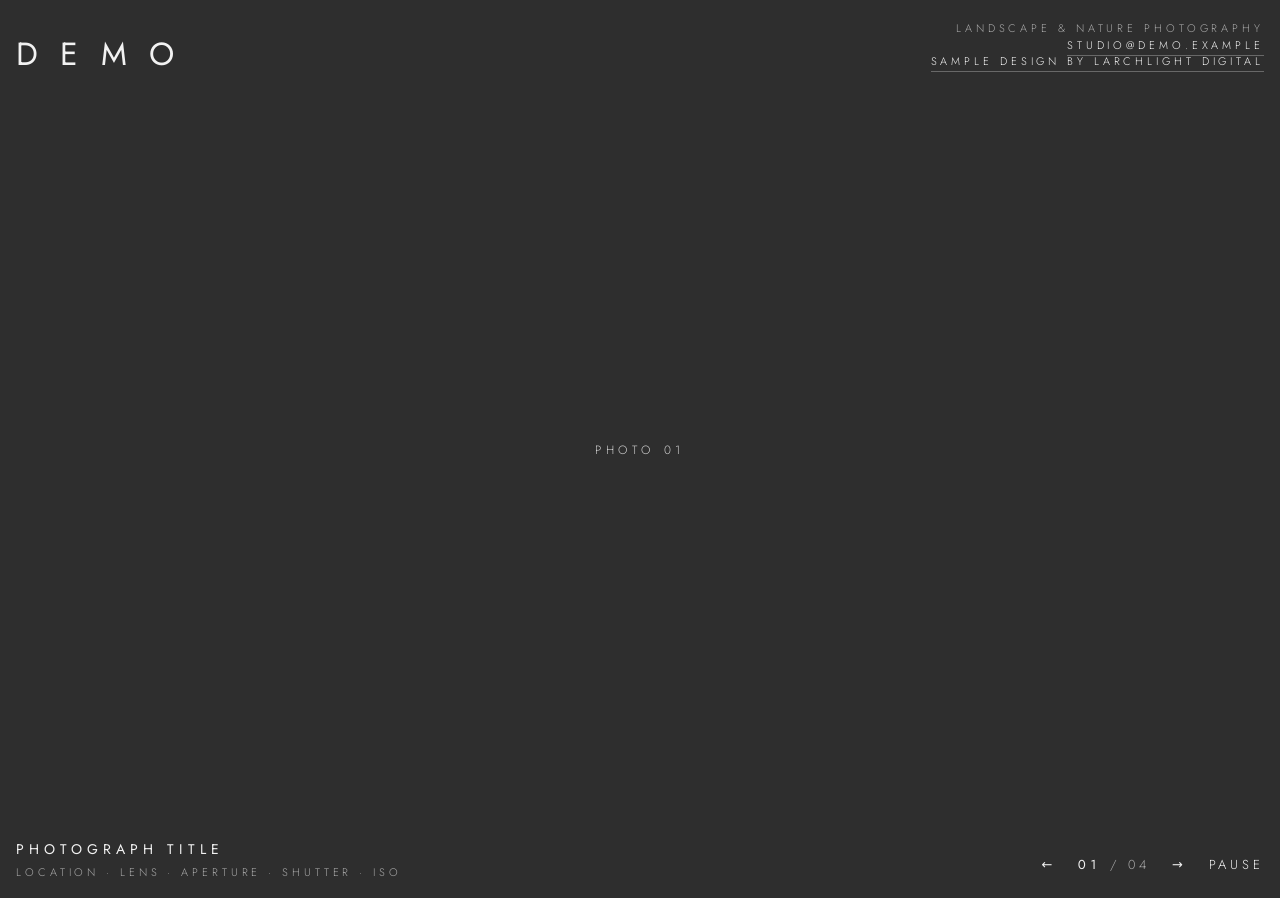
<file: demo/slideshow.html>
<!doctype html>
<html lang="en-GB">
<head>
<meta charset="utf-8">
<meta name="viewport" content="width=device-width, initial-scale=1, viewport-fit=cover">
<meta name="robots" content="noindex">
<title>Demo Slideshow | Larchlight Digital</title>
<link rel="icon" href="/favicon.svg" type="image/svg+xml">
<style>
@font-face { font-family: 'Jost'; font-style: normal; font-weight: 300; font-display: swap; src: url('/fonts/jost-latin-300-normal.woff2') format('woff2'); }
@font-face { font-family: 'Jost'; font-style: normal; font-weight: 400; font-display: swap; src: url('/fonts/jost-latin-400-normal.woff2') format('woff2'); }
@font-face { font-family: 'Jost'; font-style: normal; font-weight: 500; font-display: swap; src: url('/fonts/jost-latin-500-normal.woff2') format('woff2'); }
/* Layout: one full-screen black frame; a single placeholder square dissolves into the next; type is tiny, plain and wide-spaced on the edges. Deliberately a single black-and-white look. */
:root {
  color-scheme: dark;
  --bg: #000000;
  --fg: #F2F2F2;
  --muted: #A8A8A8;
  --line: rgba(255, 255, 255, 0.28);
  --line-on: #FFFFFF;
  --sq1: #2E2E2E; --sq1-ink: #CFCFCF;
  --sq2: #5A5A5A; --sq2-ink: #EDEDED;
  --sq3: #8C8C8C; --sq3-ink: #111111;
  --sq4: #C4C4C4; --sq4-ink: #111111;
  --display: "Jost", "Futura", system-ui, -apple-system, "Segoe UI", sans-serif;
  --sans: "Jost", "Futura", system-ui, -apple-system, "Segoe UI", sans-serif;
  --fade: 1.4s;
}
* { box-sizing: border-box; }
html, body { height: 100%; }
body {
  margin: 0; overflow: hidden;
  background: var(--bg); color: var(--fg);
  font-family: var(--sans); font-weight: 300; font-size: 13px; letter-spacing: 0.3em; text-transform: uppercase; line-height: 1.5;
  padding-left: max(16px, env(safe-area-inset-left, 0px));
  padding-right: max(16px, env(safe-area-inset-right, 0px));
  padding-block: 0;
}
button { font: inherit; letter-spacing: inherit; text-transform: inherit; color: inherit; background: none; border: 0; cursor: pointer; padding: 6px 0; }
button:focus-visible, a:focus-visible { outline: 1px solid var(--line-on); outline-offset: 4px; }
a { color: inherit; text-decoration: none; }

.stage { position: fixed; inset: 0; background: var(--bg); display: grid; }
.slide { grid-area: 1 / 1; opacity: 0; transition: opacity var(--fade) ease-in-out;
  width: 100%; height: 100%; display: grid; place-items: center; }
.slide.on { opacity: 1; }
.slide span { font-size: 12px; letter-spacing: 0.4em; }
.s1 { background: var(--sq1); color: var(--sq1-ink); }
.s2 { background: var(--sq2); color: var(--sq2-ink); }
.s3 { background: var(--sq3); color: var(--sq3-ink); }
.s4 { background: var(--sq4); color: var(--sq4-ink); }

.ui { position: fixed; inset: 0; display: grid; grid-template-rows: auto 1fr auto; z-index: 2; pointer-events: none;
  padding-top: calc(env(safe-area-inset-top, 0px) + 20px);
  padding-bottom: calc(env(safe-area-inset-bottom, 0px) + 20px);
  padding-left: max(16px, env(safe-area-inset-left, 0px)); padding-right: max(16px, env(safe-area-inset-right, 0px)); }
.ui a, .ui button { pointer-events: auto; }
.top, .bottom { display: flex; flex-wrap: wrap; justify-content: space-between; align-items: flex-end; gap: 10px 24px; min-width: 0; }
.name { font-family: var(--display); font-weight: 400; font-size: clamp(1.3rem, 2.6vw, 2rem); letter-spacing: 0.7em; line-height: 1; }
.top .right { text-align: right; color: var(--muted); font-size: 11px; }
.top .right a { color: var(--fg); border-bottom: 1px solid var(--line); padding-bottom: 2px; }
.top .right a:hover { border-color: var(--line-on); }
.caption { min-width: 0; }
.caption .title { font-size: 14px; font-weight: 400; letter-spacing: 0.36em; }
.caption .meta { color: var(--muted); font-size: 11px; margin-top: 4px; font-variant-numeric: tabular-nums; }
.controls { display: flex; align-items: center; gap: 22px; font-variant-numeric: tabular-nums; }
.count { color: var(--muted); }
.count b { color: var(--fg); font-weight: 400; }
.bar { position: fixed; left: 0; right: 0; bottom: 0; height: 2px; background: var(--line); }
.bar i { display: block; height: 100%; width: 0; background: var(--line-on); }
.bar.run i { animation: fill var(--dur, 7s) linear forwards; }
@keyframes fill { from { width: 0; } to { width: 100%; } }
.hit { position: fixed; top: 0; bottom: 0; width: 22%; z-index: 1; background: none; border: 0; padding: 0; }
.hit.prev { left: 0; cursor: w-resize; }
.hit.next { right: 0; cursor: e-resize; }
.sr { position: absolute; width: 1px; height: 1px; overflow: hidden; clip: rect(0 0 0 0); white-space: nowrap; }

@media (max-width: 640px) {
  body { font-size: 12px; }
  .top .right { text-align: left; letter-spacing: 0.2em; }
  .caption .title { letter-spacing: 0.24em; }
  .hit { width: 30%; }
}
@media (prefers-reduced-motion: reduce) {
  .slide { transition-duration: 0.01s; }
}
</style>
</head>
<body>
<div class="stage" id="stage" aria-roledescription="carousel" aria-label="Photographs"></div>

<button class="hit prev" id="hit-prev" aria-label="Previous photograph" tabindex="-1"></button>
<button class="hit next" id="hit-next" aria-label="Next photograph" tabindex="-1"></button>

<div class="ui">
  <div class="top">
    <div class="name">DEMO</div>
    <div class="right">
      Landscape &amp; nature photography<br>
      <a href="mailto:studio@demo.example">studio@demo.example</a><br>
      <a href="/">Sample design by Larchlight Digital</a>
    </div>
  </div>
  <div></div>
  <div class="bottom">
    <div class="caption" aria-live="polite">
      <div class="title" id="cap-title"></div>
      <div class="meta" id="cap-meta"></div>
    </div>
    <div class="controls">
      <button id="btn-prev" aria-label="Previous photograph">&larr;</button>
      <span class="count" id="count"></span>
      <button id="btn-next" aria-label="Next photograph">&rarr;</button>
      <button id="btn-play" aria-pressed="false">Pause</button>
    </div>
  </div>
</div>
<div class="bar run" id="bar" aria-hidden="true"><i></i></div>
<div class="sr">Sample design by Larchlight Digital. The photographer is not real; the grey squares stand in for photographs.</div>

<script>
(function () {
  var DURATION = 6000;
  var photos = [
    { title: "Photograph title", meta: "Location · lens · aperture · shutter · ISO" },
    { title: "Photograph title", meta: "Location · lens · aperture · shutter · ISO" },
    { title: "Photograph title", meta: "Location · lens · aperture · shutter · ISO" },
    { title: "Photograph title", meta: "Location · lens · aperture · shutter · ISO" }
  ];

  function pad(n) { return (n < 10 ? "0" : "") + n; }

  var stage = document.getElementById("stage");
  var slides = photos.map(function (p, i) {
    var el = document.createElement("div");
    el.className = "slide s" + (i + 1);
    el.setAttribute("role", "img");
    el.setAttribute("aria-label", "Placeholder for photograph " + (i + 1));
    el.innerHTML = "<span>Photo " + pad(i + 1) + "</span>";
    stage.appendChild(el);
    return el;
  });

  var capTitle = document.getElementById("cap-title"), capMeta = document.getElementById("cap-meta"),
      count = document.getElementById("count"), bar = document.getElementById("bar"),
      btnPlay = document.getElementById("btn-play");
  var cur = 0, timer = null,
      playing = !(window.matchMedia && matchMedia("(prefers-reduced-motion: reduce)").matches);

  function restartBar() {
    bar.classList.remove("run"); void bar.offsetWidth;
    bar.style.setProperty("--dur", DURATION + "ms");
    if (playing) bar.classList.add("run");
  }
  function show(i) {
    cur = (i + photos.length) % photos.length;
    slides.forEach(function (s, k) { s.classList.toggle("on", k === cur); });
    capTitle.textContent = photos[cur].title; capMeta.textContent = photos[cur].meta;
    count.innerHTML = "<b>" + pad(cur + 1) + "</b> / " + pad(photos.length);
    restartBar(); schedule();
  }
  function schedule() { clearTimeout(timer); if (playing) timer = setTimeout(function () { show(cur + 1); }, DURATION); }
  function setPlaying(p) {
    playing = p; btnPlay.textContent = p ? "Pause" : "Play"; btnPlay.setAttribute("aria-pressed", String(!p));
    restartBar(); schedule();
  }

  document.getElementById("btn-next").addEventListener("click", function () { show(cur + 1); });
  document.getElementById("btn-prev").addEventListener("click", function () { show(cur - 1); });
  document.getElementById("hit-next").addEventListener("click", function () { show(cur + 1); });
  document.getElementById("hit-prev").addEventListener("click", function () { show(cur - 1); });
  btnPlay.addEventListener("click", function () { setPlaying(!playing); });
  document.addEventListener("keydown", function (e) {
    if (e.key === "ArrowRight") show(cur + 1);
    else if (e.key === "ArrowLeft") show(cur - 1);
    else if (e.key === " " && e.target === document.body) { e.preventDefault(); setPlaying(!playing); }
  });

  btnPlay.textContent = playing ? "Pause" : "Play";
  btnPlay.setAttribute("aria-pressed", String(!playing));
  show(0);
})();
</script>
</body>
</html>
</file>
<file: styles.css>
/* Outfit font, self-hosted (SIL Open Font License, see fonts/OFL.txt) */
@font-face { font-family: 'Outfit'; font-style: normal; font-weight: 400; font-display: swap; src: url('/fonts/outfit-latin-400-normal.woff2') format('woff2'); }
@font-face { font-family: 'Outfit'; font-style: normal; font-weight: 500; font-display: swap; src: url('/fonts/outfit-latin-500-normal.woff2') format('woff2'); }
@font-face { font-family: 'Outfit'; font-style: normal; font-weight: 600; font-display: swap; src: url('/fonts/outfit-latin-600-normal.woff2') format('woff2'); }
@font-face { font-family: 'Outfit'; font-style: normal; font-weight: 700; font-display: swap; src: url('/fonts/outfit-latin-700-normal.woff2') format('woff2'); }

/* Larchlight Digital – brand tokens */
:root {
  /* Sunset palette */
  --pine: #2B3A67;         /* Dusk – main brand blue */
  --pine-deep: #1B2445;    /* Night */
  --autumn: #F08A5D;       /* Sunset coral */
  --autumn-text: #B4472B;  /* darker coral for text on light backgrounds */
  --sand: #FCEEE3;         /* Blush */
  --charcoal: #2B2B2B;
  --paper: #FFF9F4;
  --white: #FFFFFF;
  --line: #F0DCCD;
  --muted: #4B4B5C;
  --on-pine: #D8DDF0;
  --twilight: #7B5EA7;      /* Twilight purple accent */
  --twilight-deep: #5B3F8C;
  --lavender: #EDE6F7;
  --lilac-wash: #F6F1FB;
  --lilac-line: #E6DCF2;
  --sky: linear-gradient(180deg, #B9C6EC 0%, #D9C7EE 55%, #FBD2B4 100%); /* pastel sunset sky */

  --radius: 20px;
  --max: 1160px;
  --font: 'Outfit', system-ui, -apple-system, 'Segoe UI', sans-serif;
}

*, *::before, *::after { box-sizing: border-box; }

html { scroll-behavior: smooth; }
@media (prefers-reduced-motion: reduce) { html { scroll-behavior: auto; } }

body {
  margin: 0;
  font-family: var(--font);
  font-size: 1.125rem;
  line-height: 1.6;
  color: var(--charcoal);
  background: var(--paper);
}

h1, h2, h3 { color: var(--pine-deep); font-weight: 600; line-height: 1.15; margin: 0; }
p { margin: 0; }
a { color: var(--pine); }
a:hover { color: var(--pine-deep); }

:focus-visible { outline: 3px solid var(--autumn); outline-offset: 3px; border-radius: 6px; }

.container { max-width: var(--max); margin: 0 auto; padding: 0 24px; }

.skip-link {
  position: absolute; left: 16px; top: -60px;
  background: var(--pine); color: var(--sand);
  padding: 12px 18px; border-radius: 10px; z-index: 10;
}
.skip-link:focus { top: 16px; }

/* Buttons */
.btn {
  display: inline-block;
  font: inherit; font-weight: 600;
  text-decoration: none;
  padding: 16px 28px;
  border-radius: 999px;
  border: 2px solid transparent;
  cursor: pointer;
  transition: background-color .15s, color .15s;
}
.btn-primary { background: var(--pine); color: var(--sand); }
.btn-primary:hover { background: var(--pine-deep); color: var(--sand); }
.btn-outline { border-color: var(--pine); color: var(--pine); }
.btn-outline:hover { background: var(--pine); color: var(--sand); }
.btn-small { padding: 12px 22px; }

/* Header */
.site-header { border-bottom: 1px solid var(--line); background: var(--paper); }
.header-inner {
  display: flex; flex-wrap: wrap; align-items: center; justify-content: space-between;
  gap: 16px; padding-top: 18px; padding-bottom: 18px;
}
.brand { display: flex; align-items: center; gap: 12px; text-decoration: none; color: var(--charcoal); }
.brand-text { display: flex; flex-direction: column; line-height: 1; }
.brand-name { font-weight: 600; font-size: 1.5rem; }
.brand-tag { font-size: .7rem; font-weight: 500; letter-spacing: 5px; color: var(--pine); margin-top: 4px; }

.site-nav { display: flex; flex-wrap: wrap; align-items: center; gap: 8px 28px; font-weight: 500; font-size: 1.05rem; }
.site-nav a:not(.btn) { color: var(--charcoal); text-decoration: none; padding: 10px 0; }
.site-nav a:not(.btn):hover { color: var(--pine); text-decoration: underline; text-underline-offset: 4px; }

/* Hero */
.hero { background: var(--sand); }
.hero-inner {
  display: flex; flex-wrap: wrap; align-items: center; gap: 56px;
  padding-top: 88px; padding-bottom: 96px;
}
.hero-copy { flex: 999 1 480px; min-width: 0; display: flex; flex-direction: column; gap: 24px; }
.eyebrow { font-size: .85rem; font-weight: 600; letter-spacing: 3px; text-transform: uppercase; color: var(--autumn-text); }
.hero h1 { font-size: clamp(2.4rem, 5vw, 3.75rem); line-height: 1.08; letter-spacing: -1px; }
.lede { font-size: 1.3rem; color: #3A3A4A; max-width: 560px; }
.actions { display: flex; flex-wrap: wrap; gap: 14px; margin-top: 8px; }

.hero-art {
  flex: 1 1 320px; min-width: 0; max-width: 420px; margin: 0 auto;
  aspect-ratio: 1 / 1; border-radius: 28px; overflow: hidden;
}
.hero-art svg { display: block; width: 100%; height: 100%; }

/* Sections */
.section { padding: 96px 0; }
.section-white { background: var(--lilac-wash); border-top: 1px solid var(--lilac-line); border-bottom: 1px solid var(--lilac-line); }
.section-sky { background: var(--sky); }
.section-head { display: flex; flex-direction: column; gap: 12px; max-width: 640px; margin-bottom: 48px; }
.section-head h2 { font-size: clamp(2rem, 4vw, 2.5rem); }
.section-head p { color: var(--muted); }

/* Steps */
.steps {
  list-style: none; margin: 0; padding: 0;
  display: grid; grid-template-columns: repeat(auto-fit, minmax(260px, 1fr)); gap: 24px;
}
.card {
  background: var(--white); border: 1px solid var(--line); border-radius: var(--radius);
  padding: 32px; display: flex; flex-direction: column; gap: 12px;
}
.card h3 { font-size: 1.375rem; }
.card p { color: var(--muted); }
.demo-grid { display: grid; grid-template-columns: repeat(auto-fit, minmax(260px, 1fr)); gap: 24px; }
.demo .btn { align-self: flex-start; margin-top: 8px; }
.step-num {
  width: 48px; height: 48px; border-radius: 999px;
  background: var(--lavender); color: var(--twilight-deep);
  font-weight: 700; font-size: 1.25rem;
  display: flex; align-items: center; justify-content: center;
}

/* Work */
.work-list { display: flex; flex-direction: column; gap: 72px; }
.project { display: flex; flex-wrap: wrap; align-items: center; gap: 32px 56px; }
.project:nth-child(even) { flex-direction: row-reverse; }
.project-text { flex: 1 1 320px; min-width: 0; display: flex; flex-direction: column; gap: 12px; }
.project h3 { font-size: clamp(1.5rem, 3vw, 1.9rem); }
.project-what { color: var(--twilight-deep); font-weight: 600; }
.project-text p:not(.project-what) { color: var(--muted); }
.project ul { margin: 0; padding-left: 1.2em; color: var(--muted); }
.project li { margin-bottom: 6px; }
.project li::marker { color: var(--autumn); }
.review { margin: 4px 0; padding: 18px 20px; background: var(--lilac-wash); border-left: 4px solid var(--autumn); border-radius: 0 var(--radius) var(--radius) 0; }
.review blockquote { margin: 0; }
.project-text .review blockquote p { color: var(--charcoal); font-style: italic; }
.review figcaption { margin-top: 10px; font-weight: 600; color: var(--twilight-deep); }
.review figcaption::before { content: "— "; }
.project-link { font-weight: 600; color: var(--pine); text-underline-offset: 4px; }
.project-link:hover { color: var(--pine-deep); }

/* Live site previews: each site is rendered at 1280px wide and scaled to fit */
.preview {
  flex: 1.4 1 420px; min-width: 0;
  background: var(--white); border: 1px solid var(--lilac-line); border-radius: var(--radius);
  overflow: hidden; box-shadow: 0 18px 40px -24px rgba(43, 58, 103, .35);
}
.preview-bar {
  padding: 9px 16px; font-size: .85rem; color: var(--muted);
  background: var(--lavender); border-bottom: 1px solid var(--lilac-line);
}
.preview-screen { position: relative; aspect-ratio: 16 / 10; overflow: hidden; }
.preview iframe {
  position: absolute; top: 0; left: 0; width: 1280px; height: 800px;
  border: 0; background: var(--white); transform-origin: 0 0; pointer-events: none;
}
.preview-link { position: absolute; inset: 0; z-index: 1; }

/* About */
.about-inner { display: flex; flex-wrap: wrap; align-items: center; gap: 40px 64px; }
.about-copy { flex: 999 1 460px; min-width: 0; display: flex; flex-direction: column; gap: 18px; }
.about-copy h2 { font-size: clamp(2rem, 4vw, 2.5rem); }
.about-copy p { color: #3A3A4A; max-width: 62ch; }
.about-card {
  flex: 1 1 260px; min-width: 0; max-width: 360px;
  background: var(--sky); border-radius: 24px; padding: 32px;
  display: flex; flex-direction: column; gap: 14px;
}
.about-mark { width: 72px; height: 72px; }
.about-card h3 { font-size: 1.3rem; }
.about-card ul { margin: 0; padding-left: 1.2em; color: var(--pine-deep); font-weight: 500; }
.about-card li { margin-bottom: 6px; }
.about-card li::marker { color: var(--autumn-text); }

/* Contact */
.contact-inner { display: flex; flex-wrap: wrap; gap: 56px; }
.contact-copy { flex: 1 1 320px; min-width: 0; display: flex; flex-direction: column; gap: 16px; }
.contact-copy h2 { color: var(--pine-deep); font-size: clamp(2rem, 4vw, 2.5rem); }
.contact-copy p { color: #2E3045; }
.contact-copy a { color: var(--twilight-deep); font-weight: 600; }
.contact-copy a:hover { color: var(--pine-deep); }

.contact-form {
  flex: 999 1 420px; min-width: 0;
  background: var(--white); border-radius: 24px; padding: 32px;
  display: flex; flex-direction: column; gap: 18px;
}
.field { display: flex; flex-direction: column; gap: 6px; }
.field label { font-weight: 600; font-size: 1rem; color: var(--pine-deep); }
.field input, .field textarea {
  font: inherit; color: var(--charcoal);
  padding: 14px 16px; border-radius: 12px;
  border: 1px solid #B3907E; background: var(--white);
}
.field textarea { resize: vertical; }
.contact-form .btn { align-self: flex-start; }
.contact-form .btn:disabled { opacity: .7; cursor: wait; }
.optional { font-weight: 400; color: var(--muted); }
.form-status { margin: 0; font-weight: 500; }
.form-status:empty { display: none; }
.form-status.is-success { color: #2E6B45; }
.form-status.is-error { color: var(--autumn-text); }
.visually-hidden {
  position: absolute !important; width: 1px; height: 1px; overflow: hidden;
  clip: rect(0 0 0 0); white-space: nowrap; border: 0; padding: 0; margin: -1px;
}

/* Footer */
.site-footer { background: var(--pine-deep); color: #B8C0DC; font-size: .95rem; }
.footer-inner {
  display: flex; flex-wrap: wrap; align-items: center; justify-content: space-between;
  gap: 12px 24px; padding-top: 32px; padding-bottom: 32px;
}
.footer-name { font-weight: 600; color: var(--sand); }
.footer-story { flex-basis: 100%; font-style: italic; }
.footer-note {
  flex-basis: 100%; margin: 0; padding-top: 16px;
  border-top: 1px solid rgba(184, 192, 220, .25);
  font-size: .85rem; max-width: 80ch;
}

@media (max-width: 600px) {
  .hero-inner { padding-top: 56px; padding-bottom: 64px; gap: 40px; }
  .section { padding: 64px 0; }
  .contact-form { padding: 24px; }
}

/* Privacy link and notes */
.footer-link { color: var(--sand); }
.footer-link:hover { color: var(--white); }
.form-note { margin: 0; font-size: .9rem; color: var(--muted); }
.form-note a { color: var(--twilight-deep); }

/* Simple text pages (privacy) */
.page { padding: 72px 0 96px; }
.page .container { max-width: 760px; }
.page h1 { font-size: clamp(2.2rem, 5vw, 3rem); margin-bottom: 12px; }
.page h2 { font-size: 1.5rem; margin: 40px 0 12px; }
.page p, .page li { color: #3A3A4A; }
.page p + p { margin-top: 12px; }
.page ul { padding-left: 1.2em; margin: 12px 0 0; }
.page li { margin-bottom: 8px; }
.page li::marker { color: var(--autumn); }
.page .updated { color: var(--muted); font-size: .95rem; }

/* Prices */
.price-grid { display: grid; grid-template-columns: repeat(auto-fit, minmax(280px, 1fr)); gap: 24px; }
.price-card {
  background: var(--white); border: 1px solid var(--line); border-radius: var(--radius);
  padding: 32px; display: flex; flex-direction: column; gap: 14px;
}
.price-card-feature { background: var(--lilac-wash); border-color: var(--lilac-line); }
.price-card h3 { font-size: 1.4rem; }
.price { margin: 0; display: flex; align-items: baseline; gap: 8px; }
.price-amount { font-size: 2.6rem; font-weight: 700; color: var(--pine-deep); line-height: 1; }
.price-unit { color: var(--muted); font-weight: 500; }
.price-list { margin: 0; padding-left: 1.2em; color: #3A3A4A; }
.price-list li { margin-bottom: 8px; }
.price-list li::marker { color: var(--autumn); }
.price-note { margin-top: auto; padding-top: 8px; font-size: .95rem; color: var(--muted); }
.price-cta { margin-top: 32px; display: flex; flex-wrap: wrap; align-items: center; gap: 12px 24px; }
.price-cta p { color: var(--muted); }
.footer-links { display: flex; gap: 20px; }

.offer-badge {
  align-self: flex-start; margin: 0;
  background: var(--autumn); color: var(--pine-deep);
  font-size: .85rem; font-weight: 700; letter-spacing: 1px; text-transform: uppercase;
  padding: 6px 14px; border-radius: 999px;
}
.offer-note { margin: 0; font-size: .95rem; color: var(--autumn-text); font-weight: 500; }
</file>
